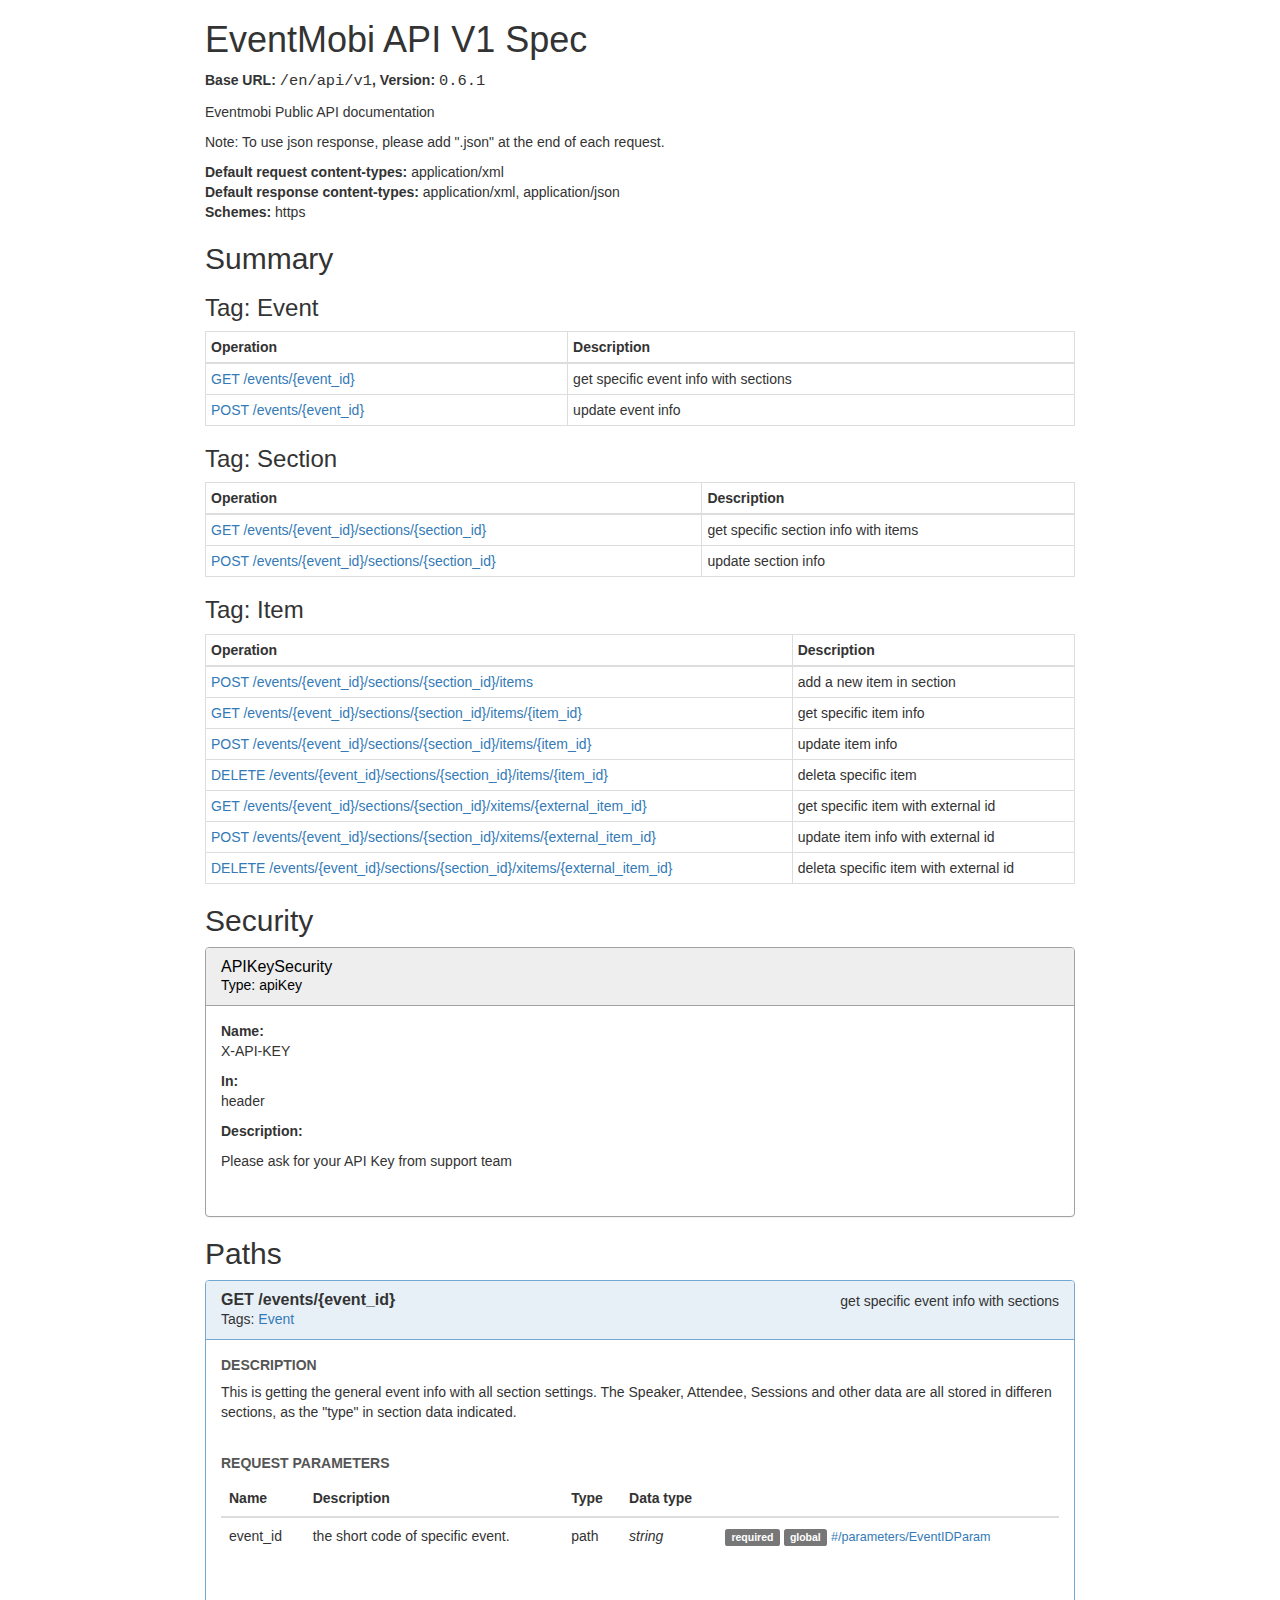
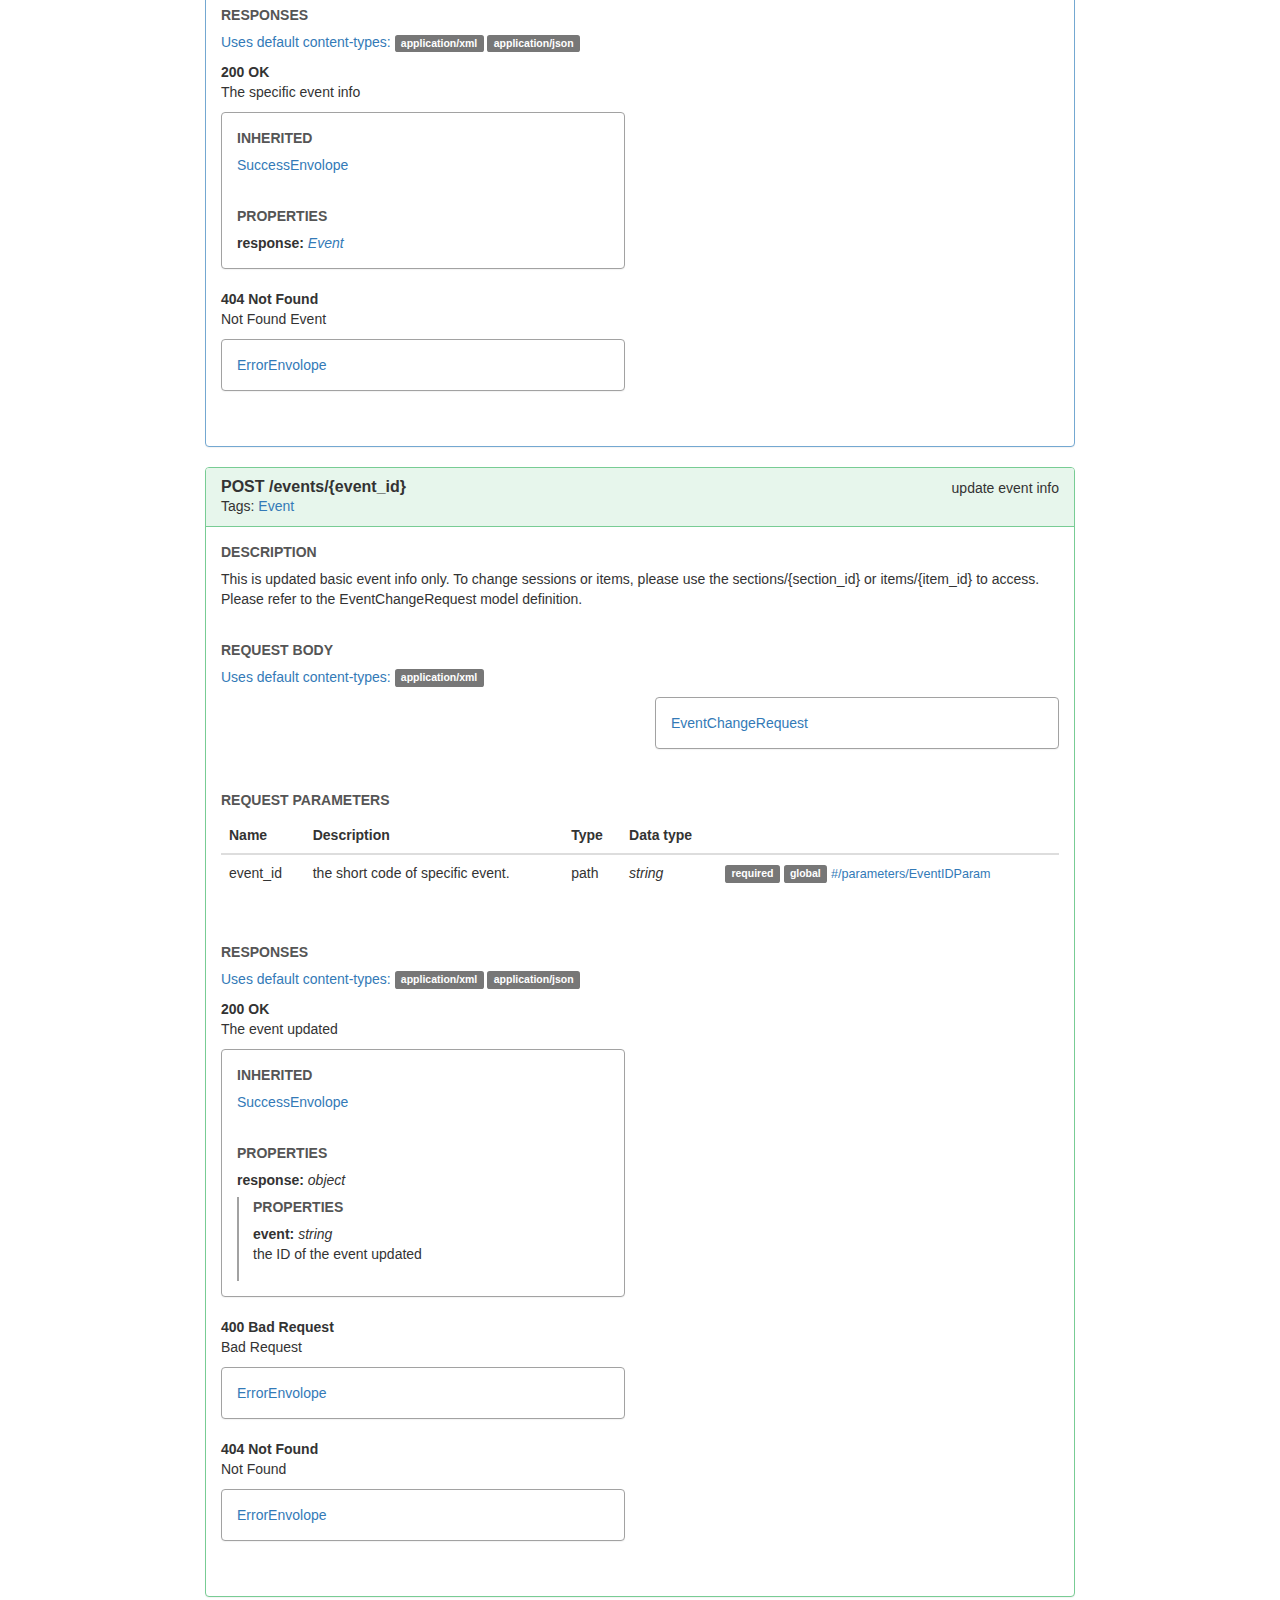
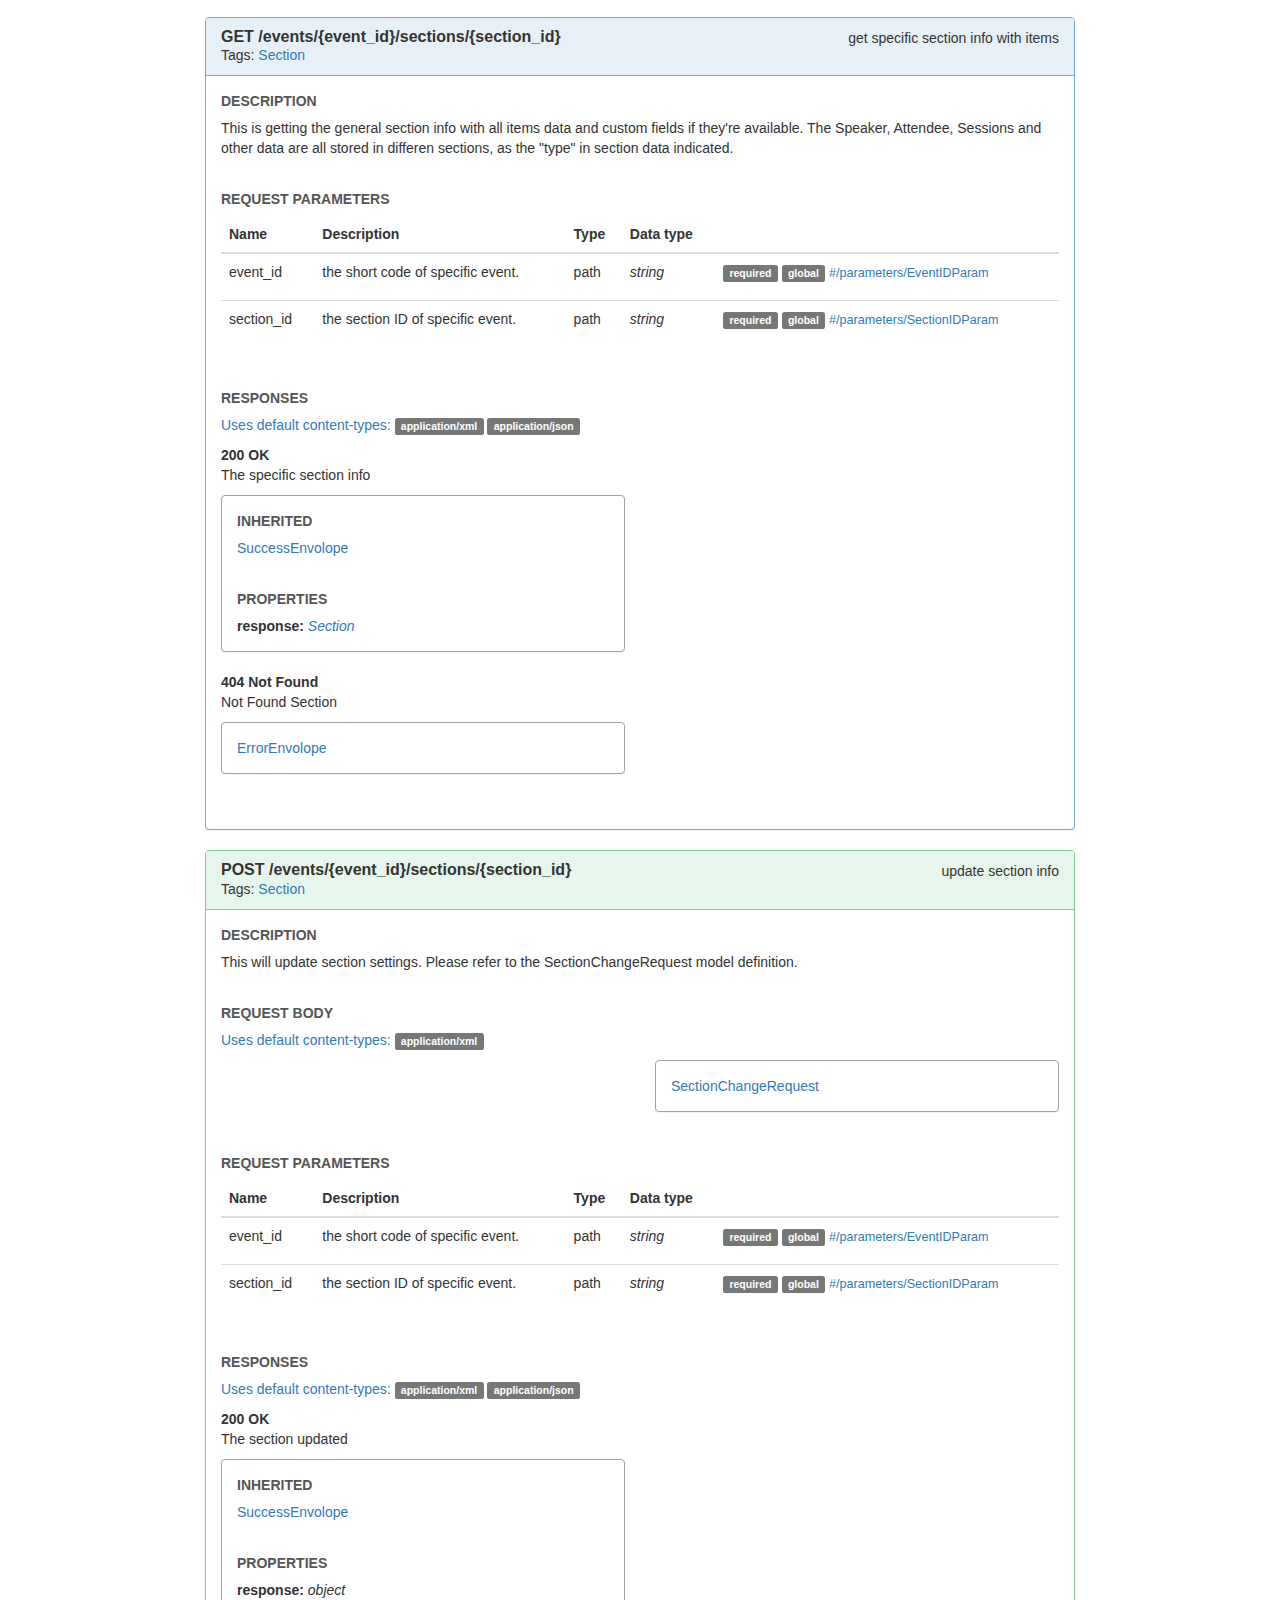
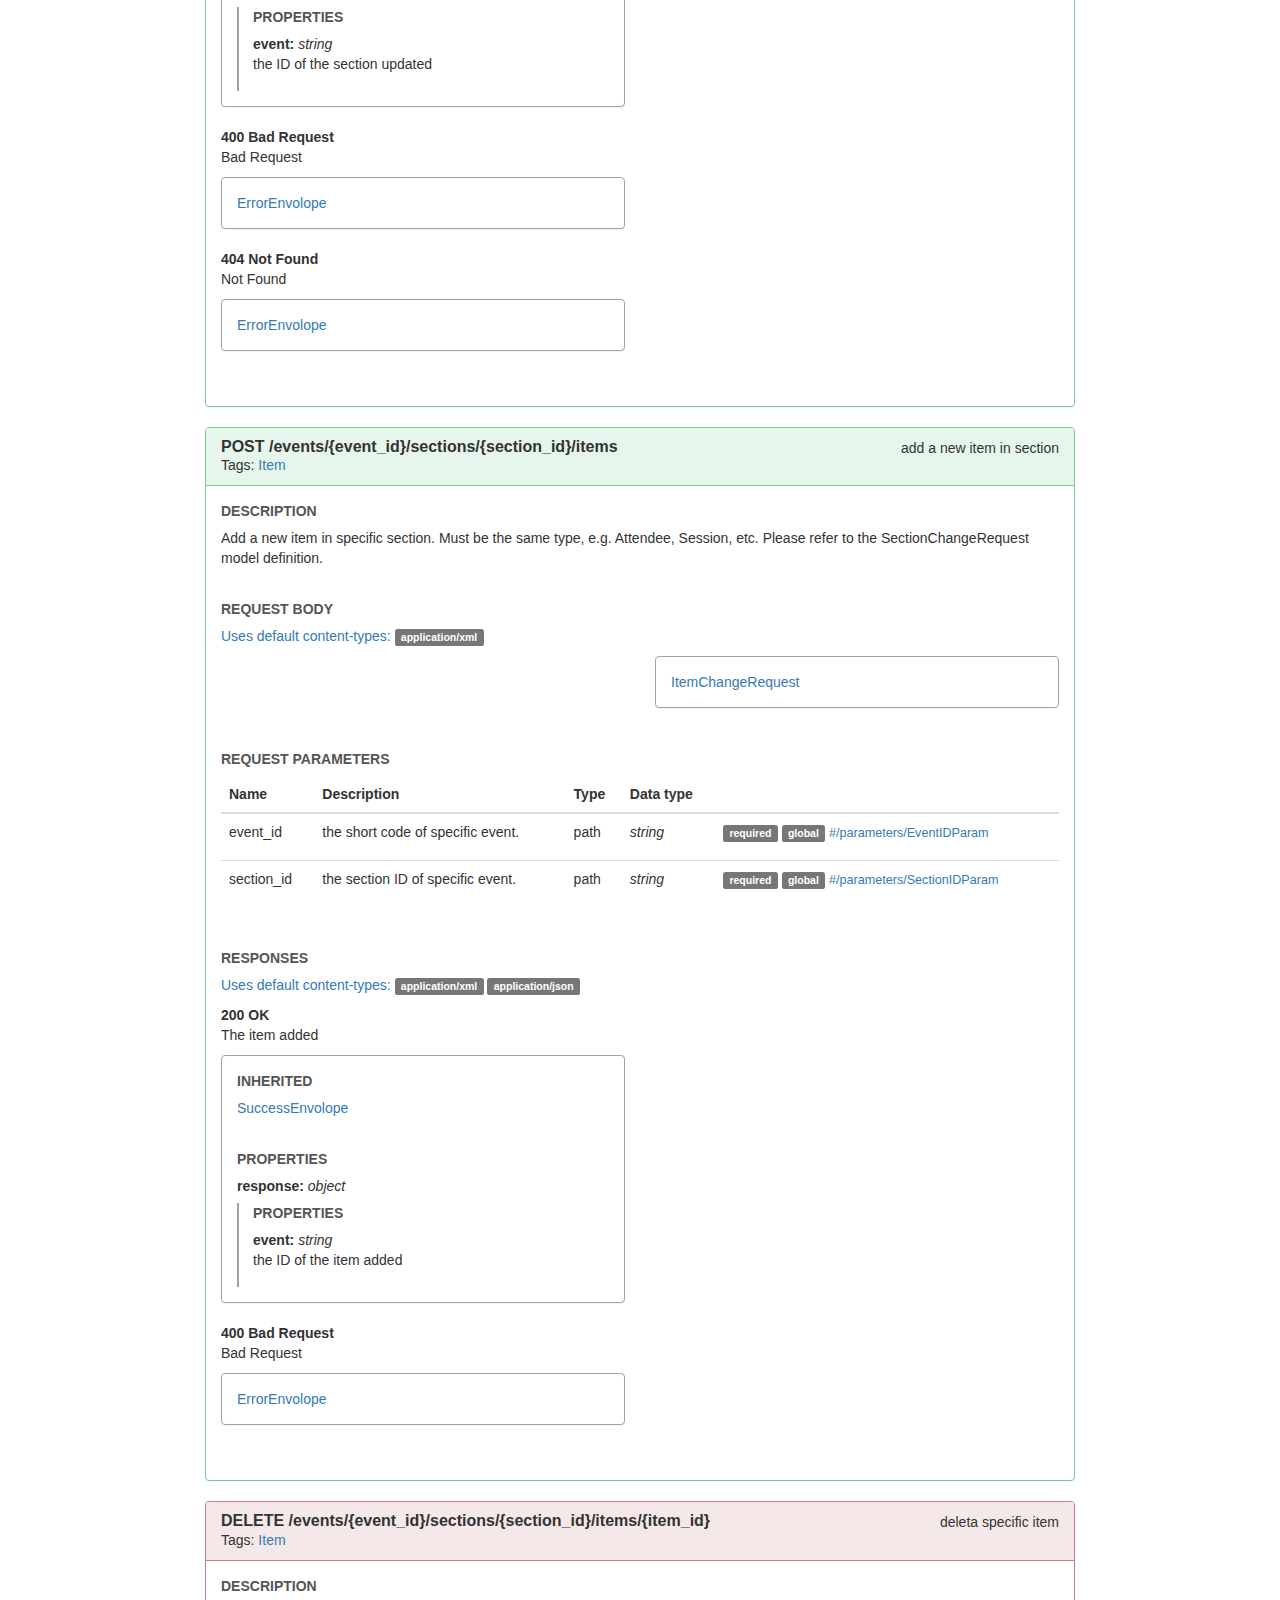
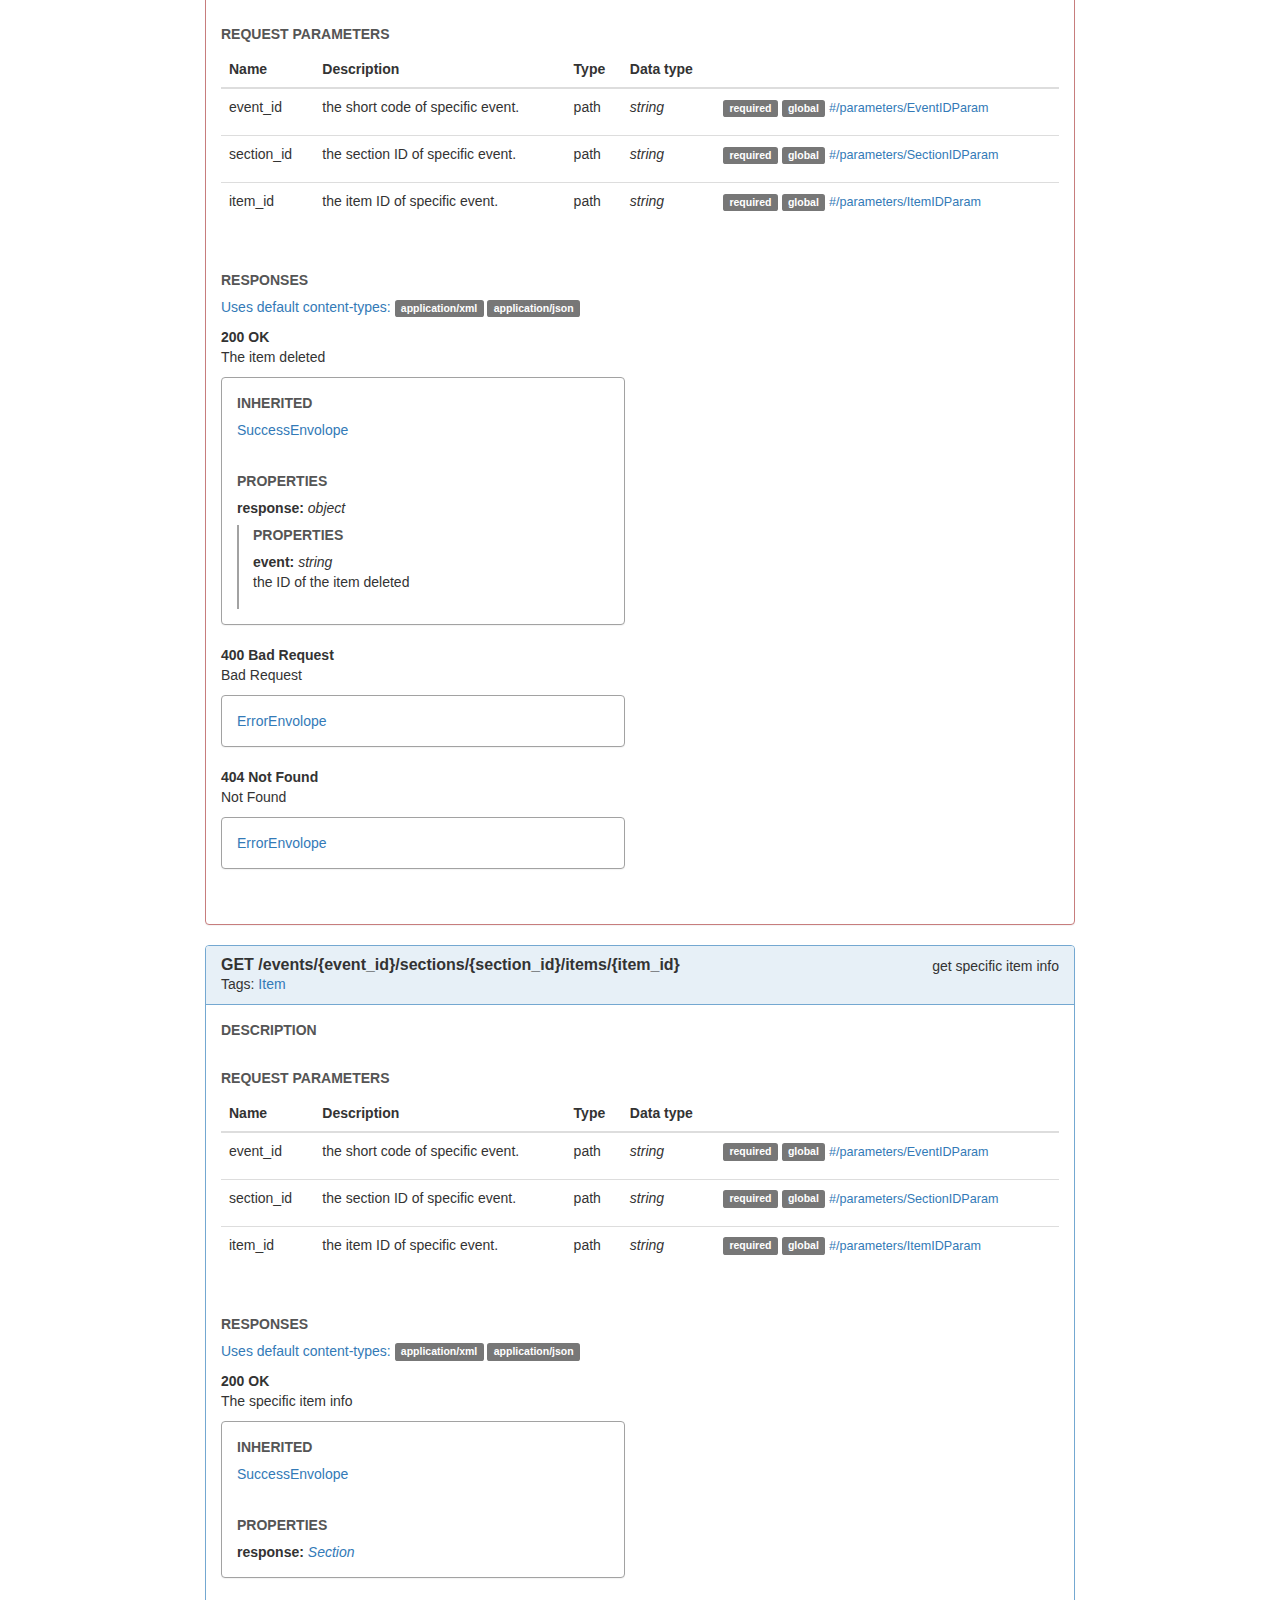
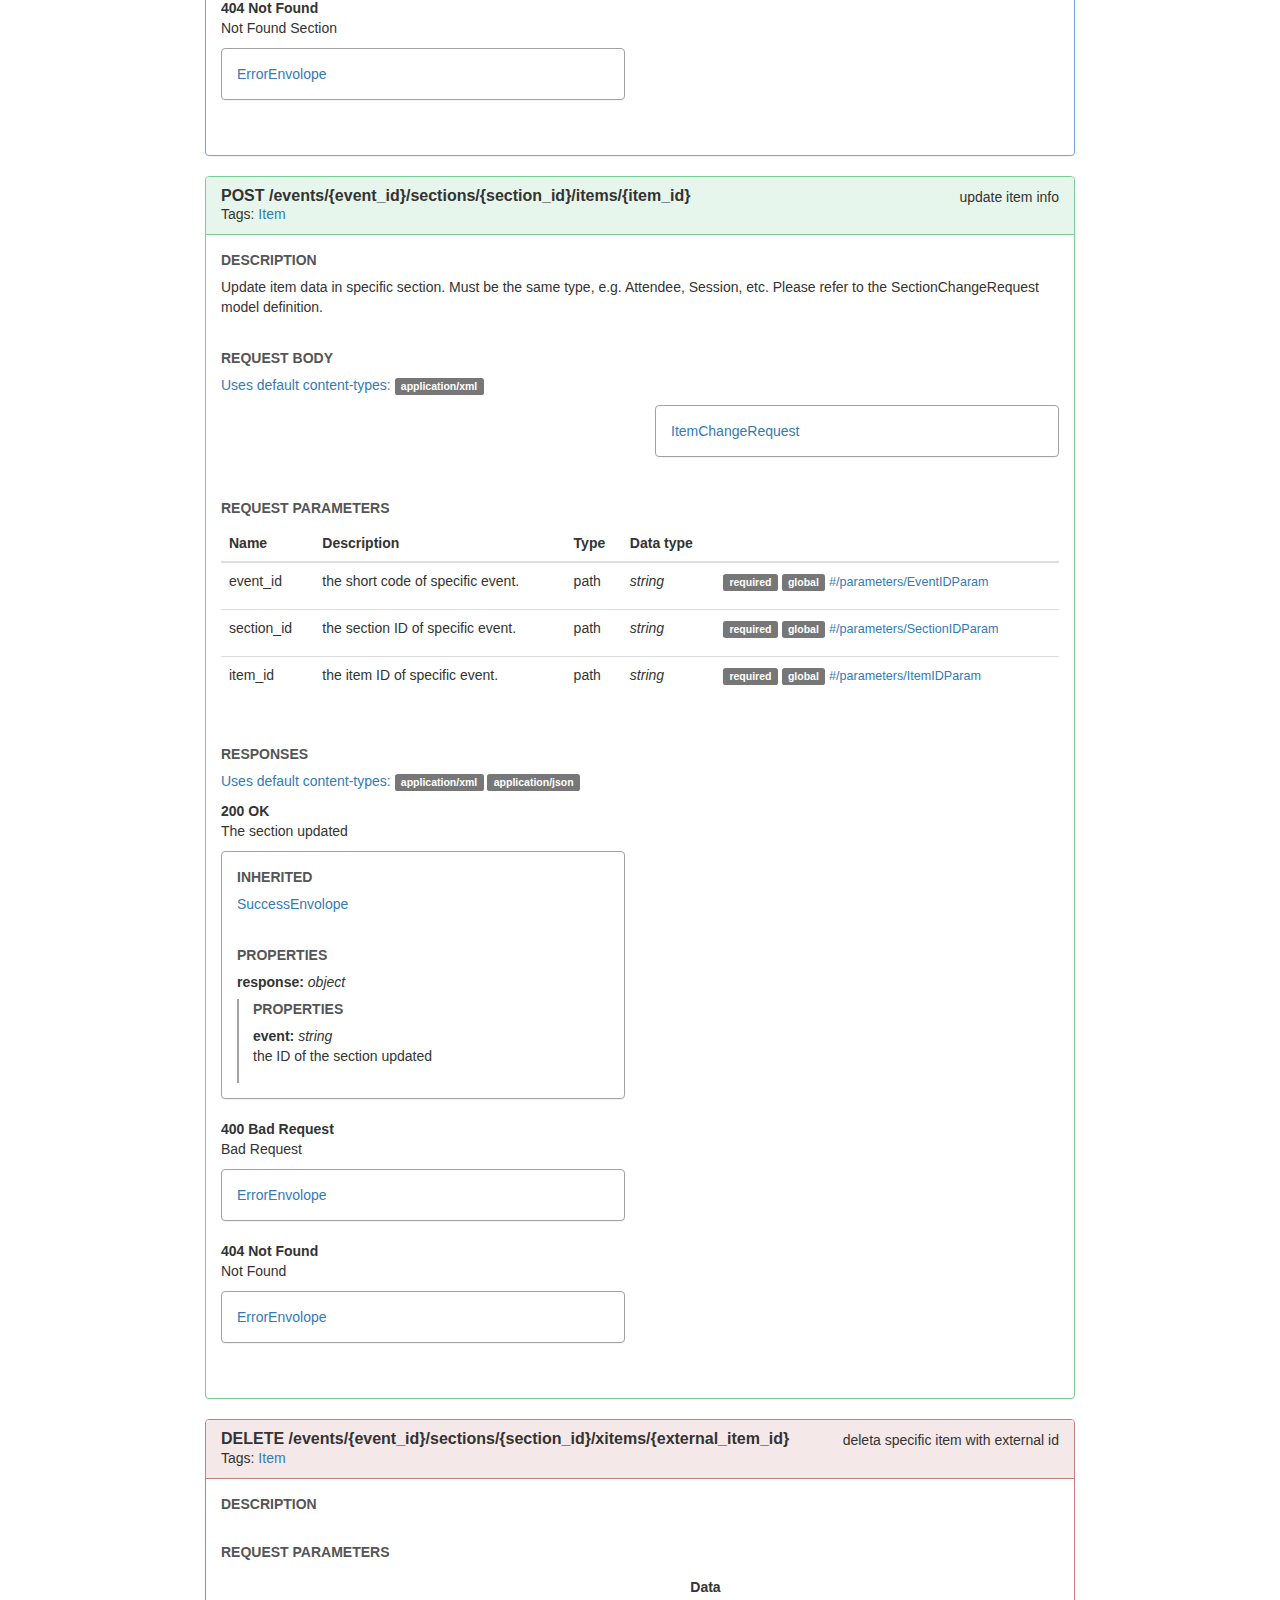
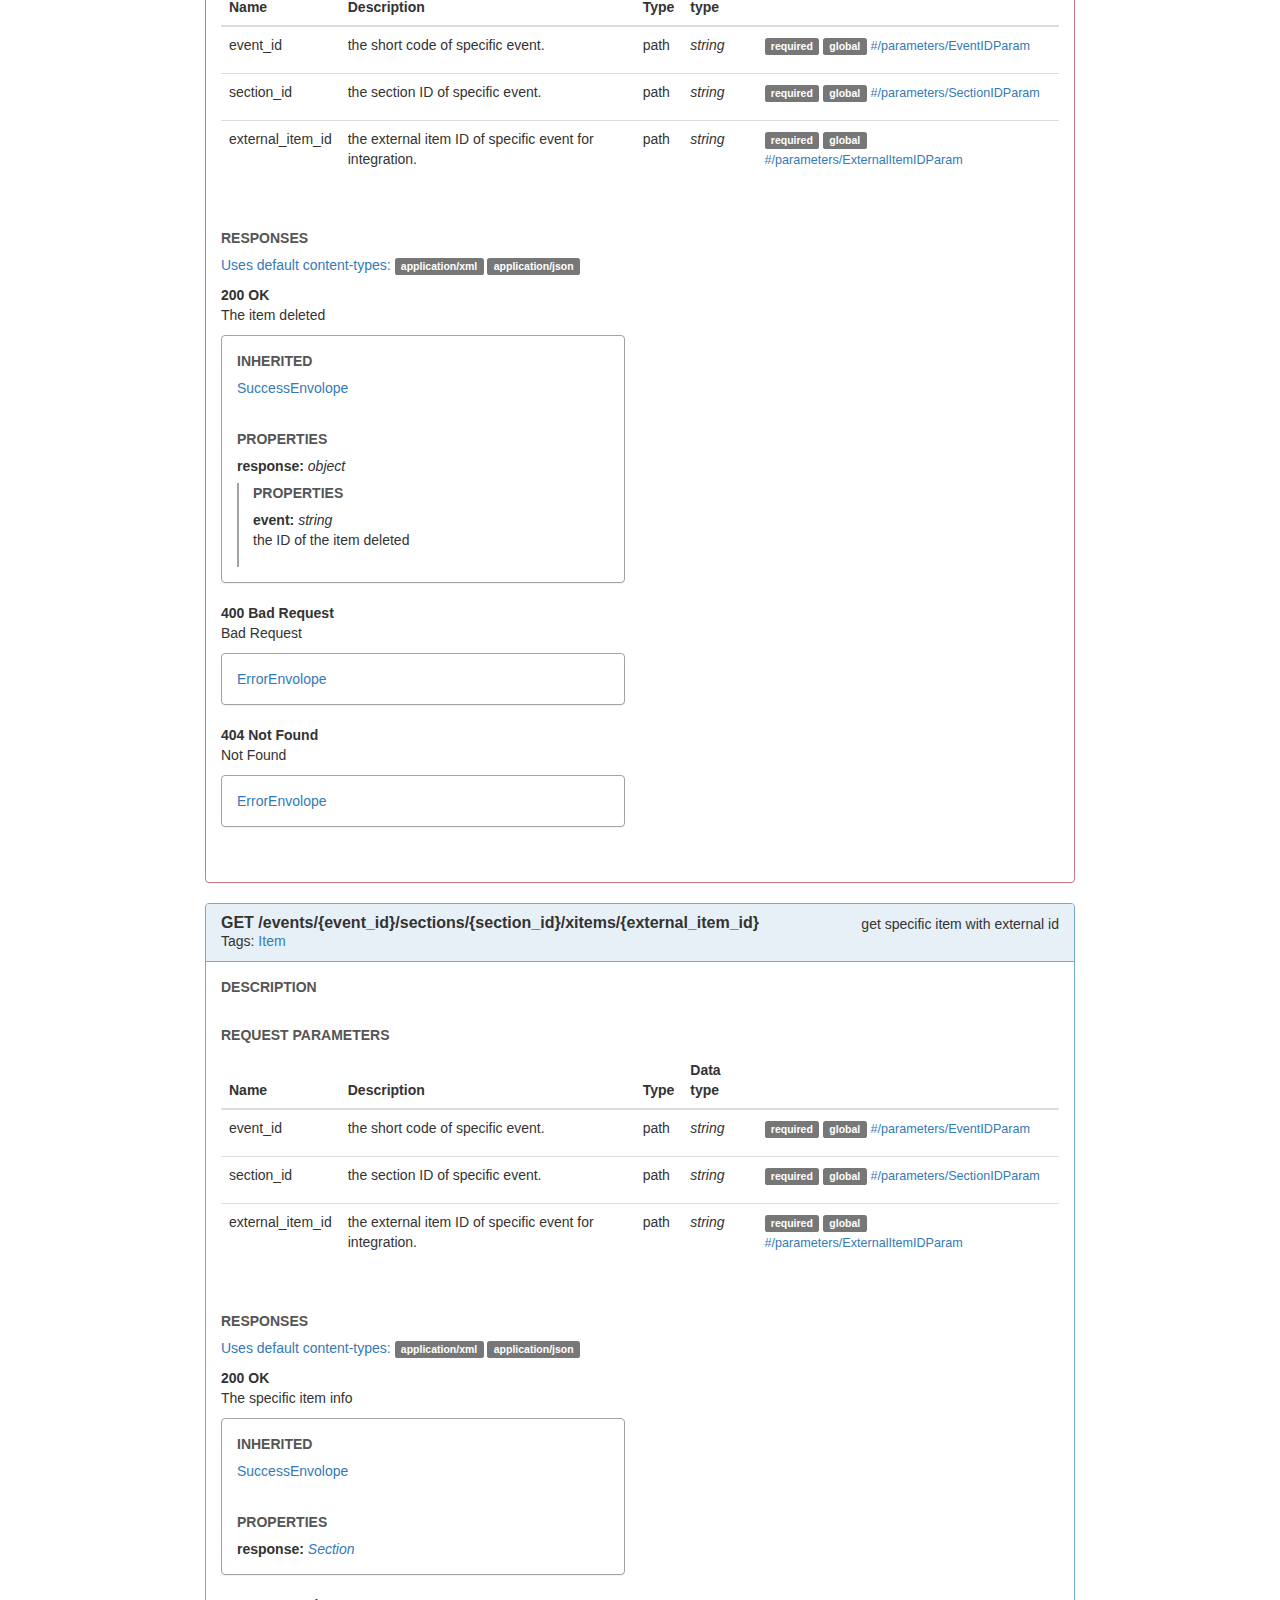
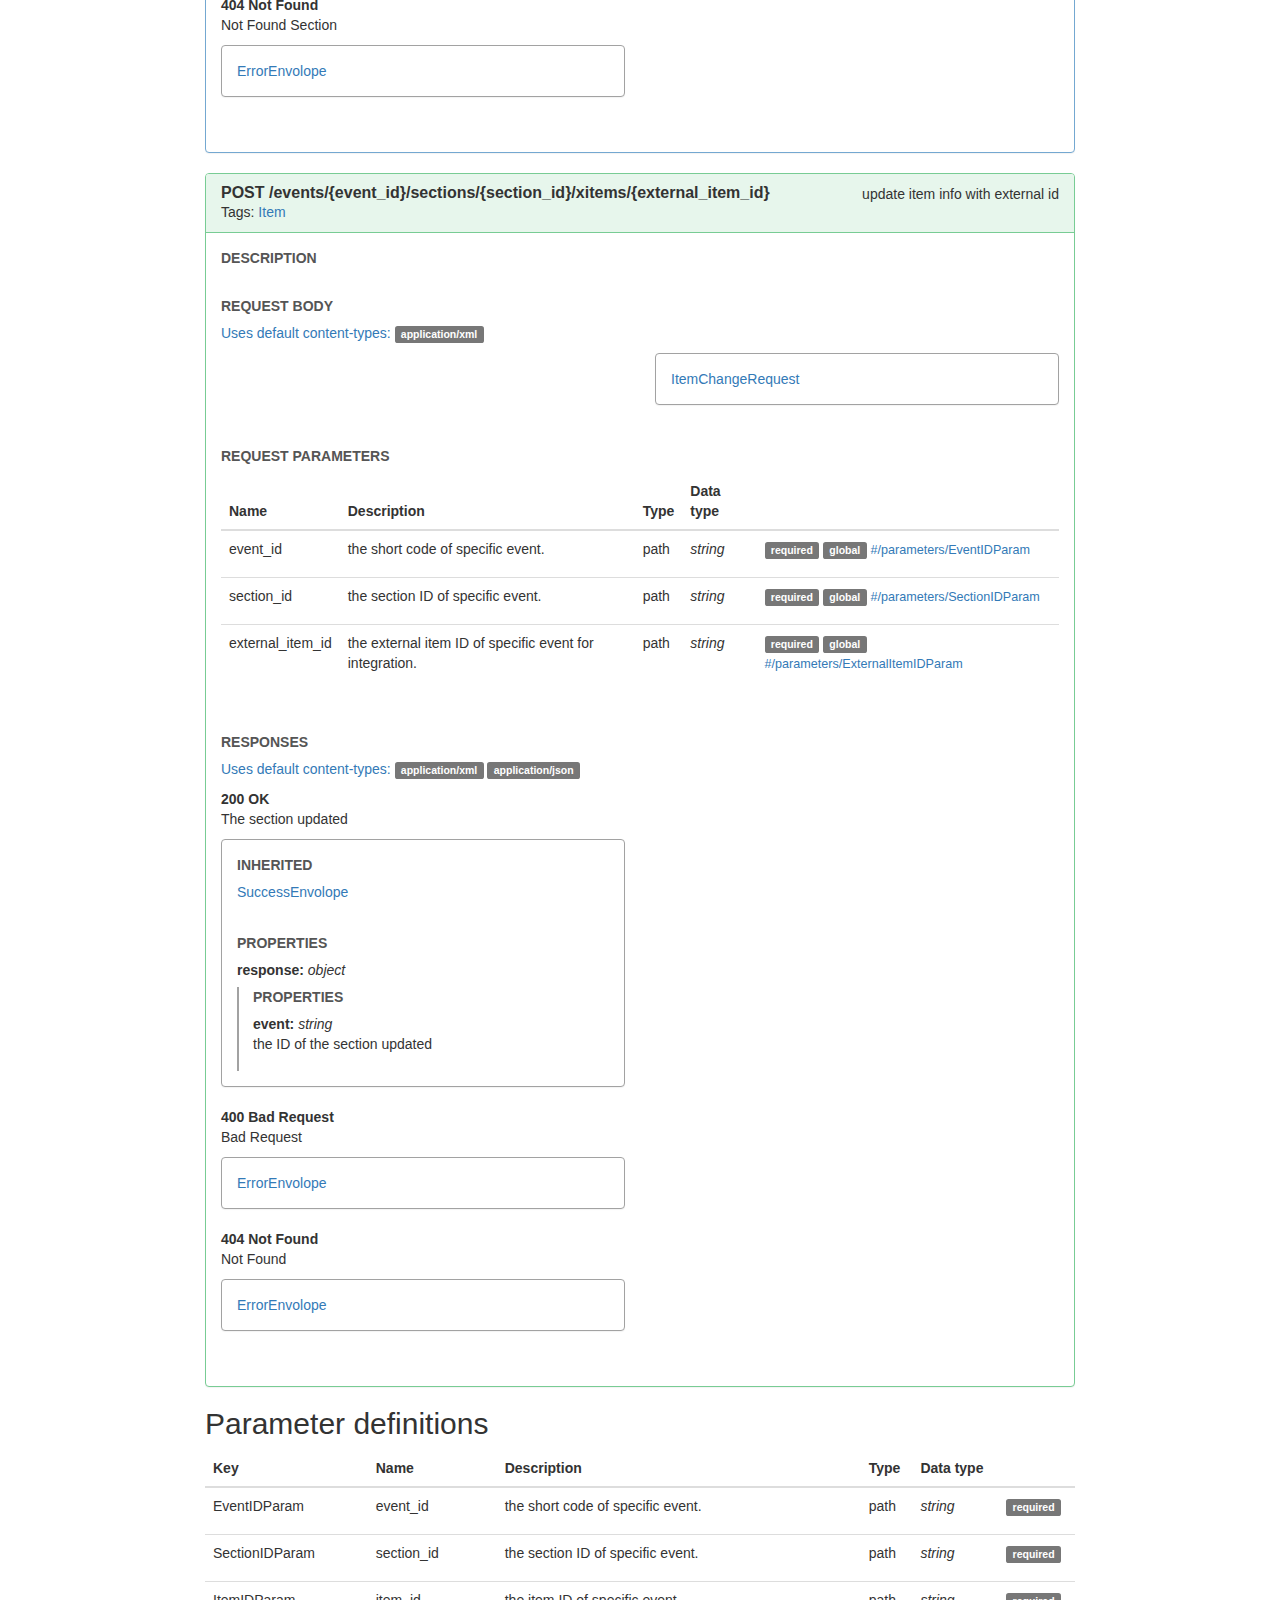
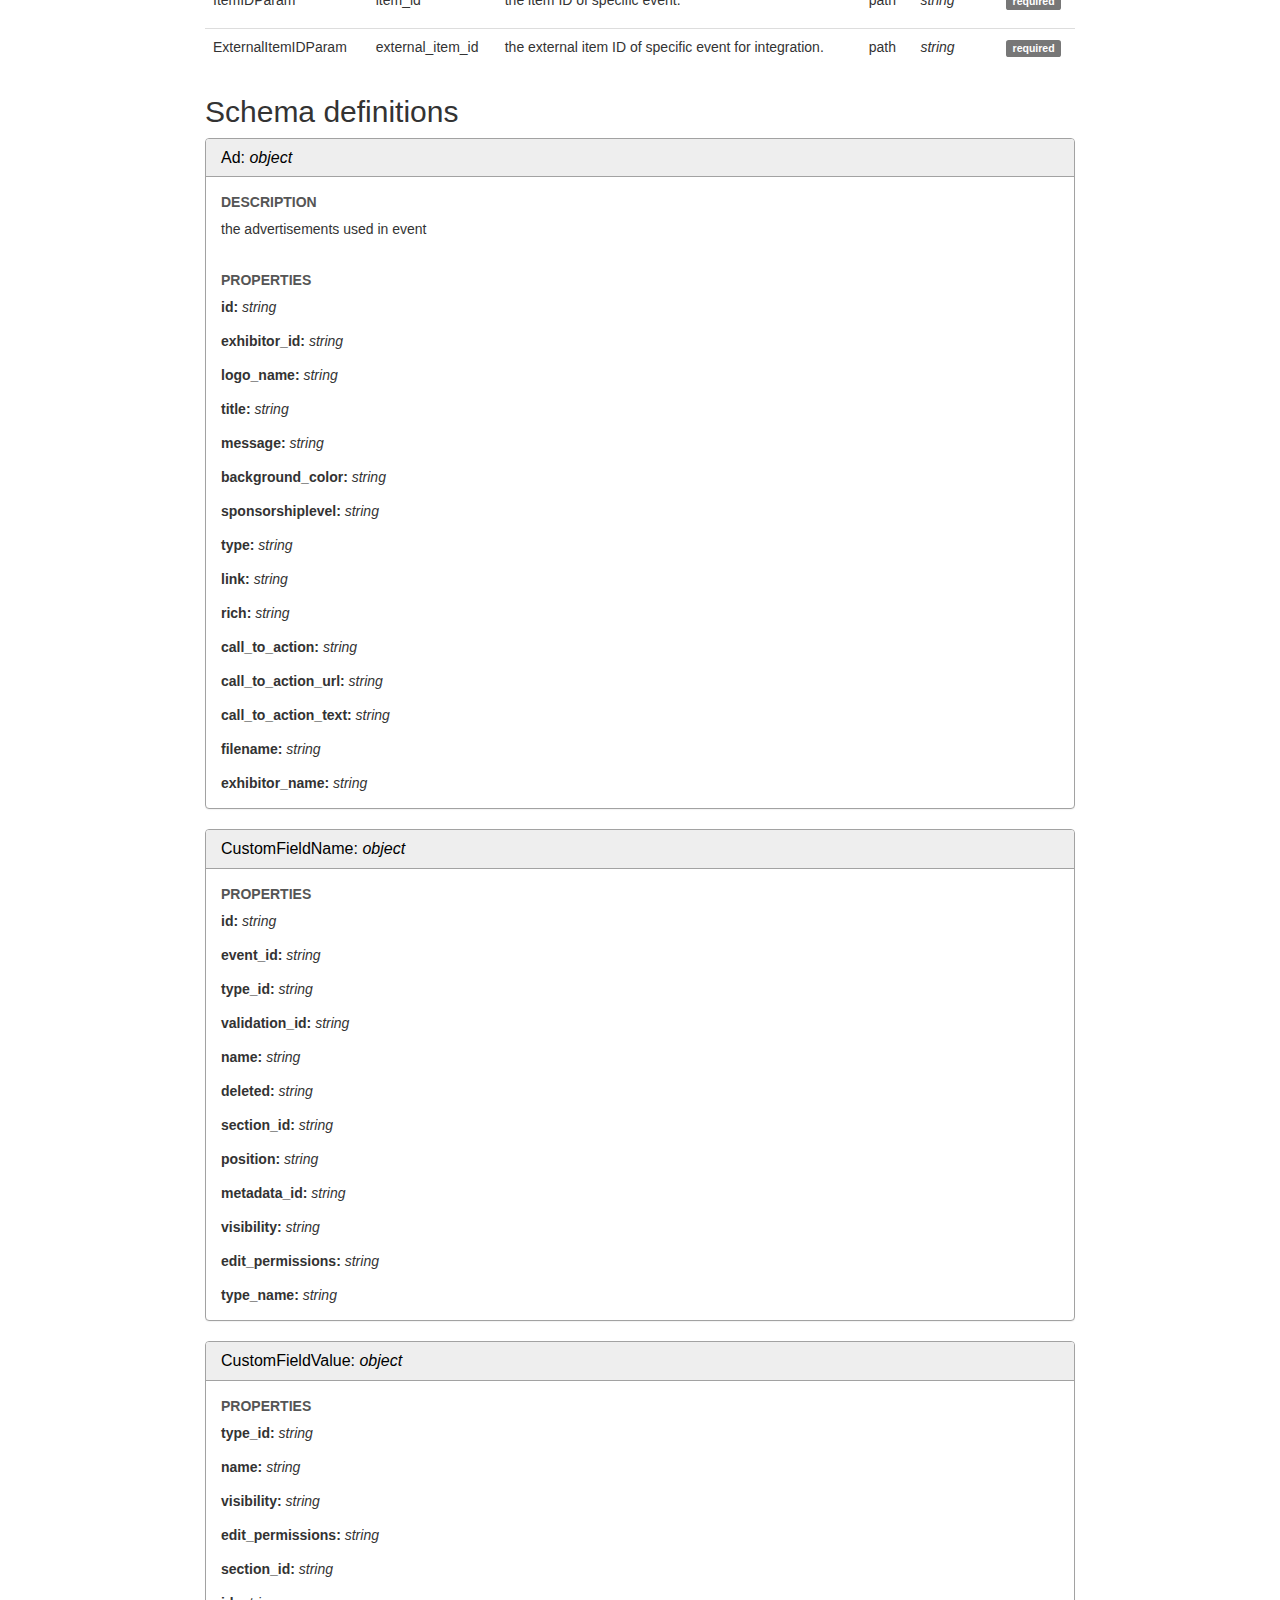
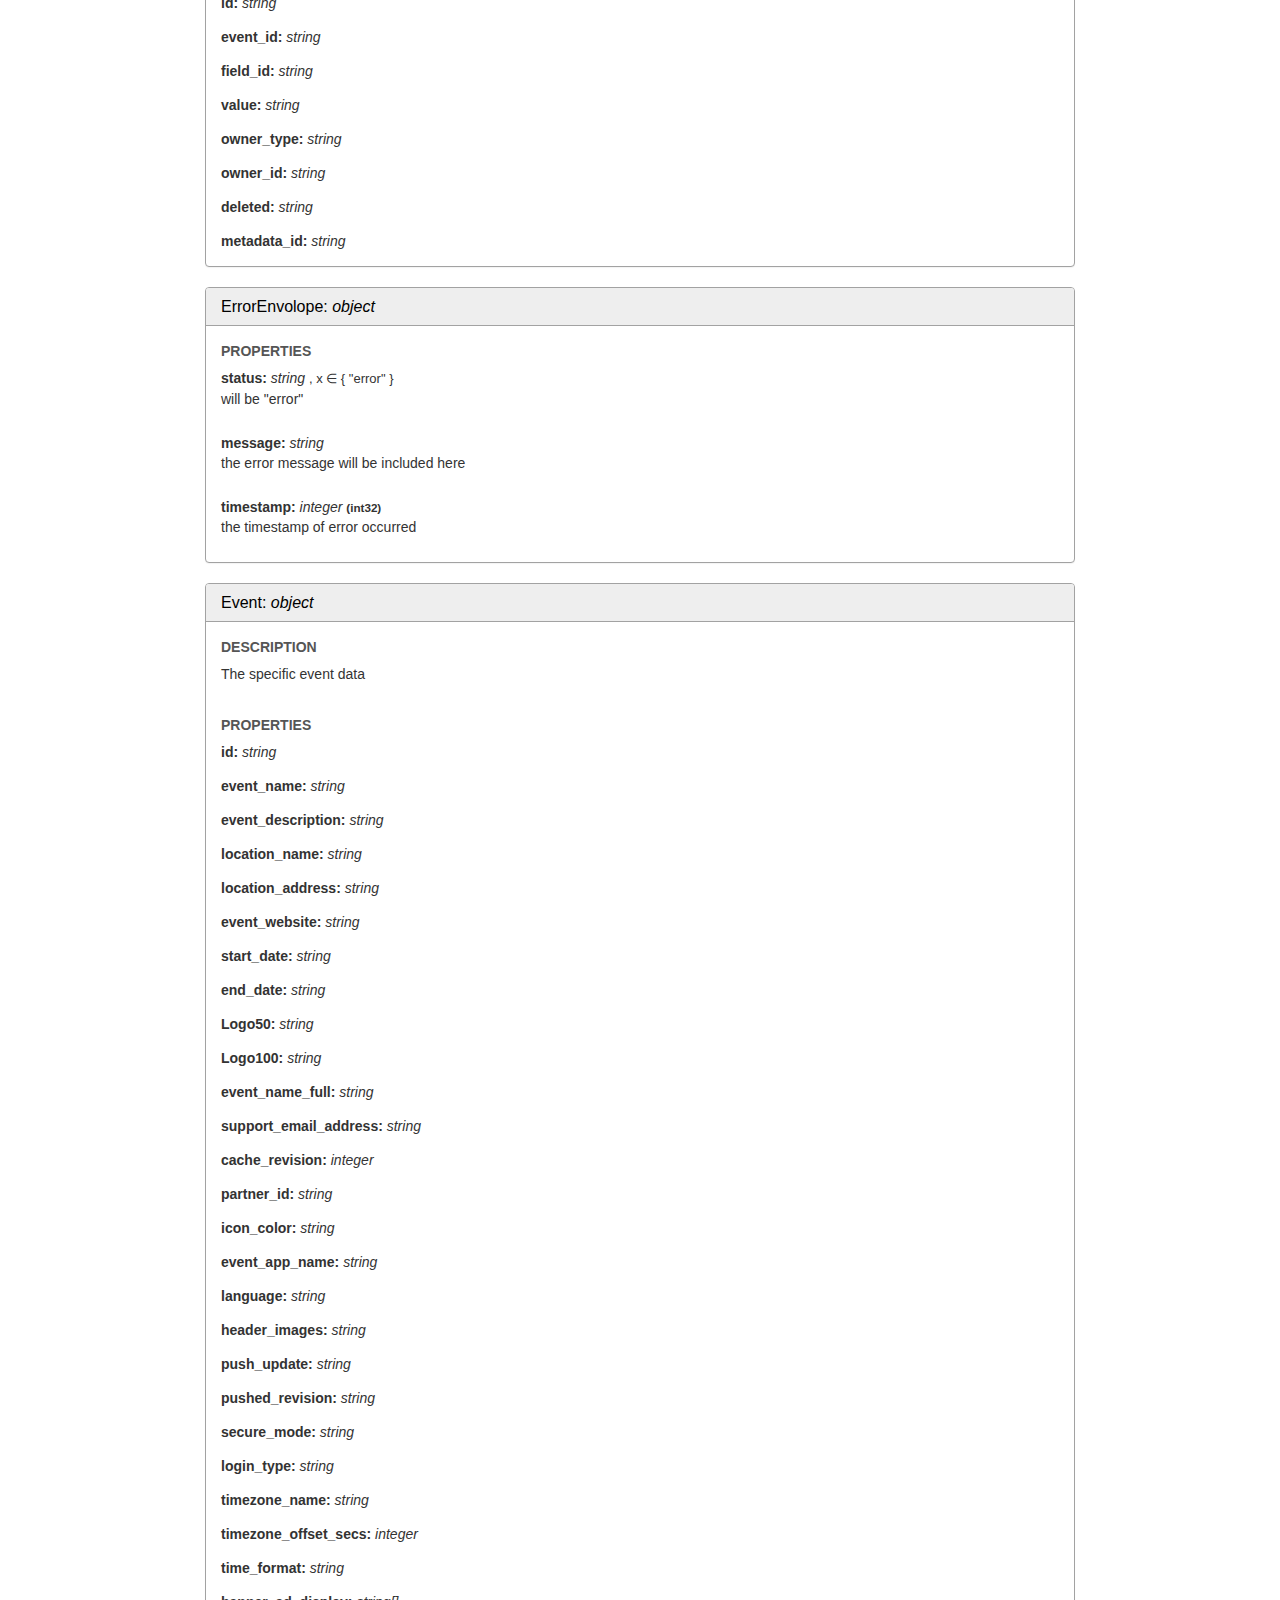
<file: html_doc/index.html>
<!DOCTYPE html>
<html>
<head>
    <link rel="stylesheet" href="main.css">
    <meta charset="UTF-8">
    <title>EventMobi API V1 Spec</title>
</head>
<body>
<div class="container">
    <h1>EventMobi API V1 Spec</h1>
    <p class="sw-info">Base URL: <span class="sw-info-basePath">/en/api/v1</span>, Version: <span class="sw-info-version">0.6.1</span></p>
    <p><p>Eventmobi Public API documentation</p>
    <p>Note: To use json response, please add &quot;.json&quot; at the end of each request. </p>
    </p>
    
        <div id="sw-default-consumes" class="sw-default-value">
            <span class="sw-default-value-header">Default request content-types:</span>
            application/xml
        </div>
        <div id="sw-default-produces" class="sw-default-value">
            <span class="sw-default-value-header">Default response content-types:</span>
            application/xml, application/json
        </div>
    
    <div id="sw-schemes" class="sw-default-value">
        <span class="sw-default-value-header">Schemes:</span>
        https
    </div>
    
        
        <h2 id="swagger--summary-tags">Summary</h2>
            <h3 id="tag-Event" class="swagger-summary-tag">Tag: Event</h3>
            
        
            <table class="table table-bordered table-condensed swagger--summary">
                <thead>
                <tr>
                    <th>Operation</th>
                    <th>Description</th>
                </tr>
                </thead>
                <tbody>
                    <tr>
                        <td><a href="#operation--events--event_id--get">GET /events/{event_id}</a></td>
                        <td><p>get specific event info with sections</p>
        </td>
                    </tr>
                    <tr>
                        <td><a href="#operation--events--event_id--post">POST /events/{event_id}</a></td>
                        <td><p>update event info</p>
        </td>
                    </tr>
                </tbody>
            </table>
            <h3 id="tag-Section" class="swagger-summary-tag">Tag: Section</h3>
            
        
            <table class="table table-bordered table-condensed swagger--summary">
                <thead>
                <tr>
                    <th>Operation</th>
                    <th>Description</th>
                </tr>
                </thead>
                <tbody>
                    <tr>
                        <td><a href="#operation--events--event_id--sections--section_id--get">GET /events/{event_id}/sections/{section_id}</a></td>
                        <td><p>get specific section info with items</p>
        </td>
                    </tr>
                    <tr>
                        <td><a href="#operation--events--event_id--sections--section_id--post">POST /events/{event_id}/sections/{section_id}</a></td>
                        <td><p>update section info</p>
        </td>
                    </tr>
                </tbody>
            </table>
            <h3 id="tag-Item" class="swagger-summary-tag">Tag: Item</h3>
            
        
            <table class="table table-bordered table-condensed swagger--summary">
                <thead>
                <tr>
                    <th>Operation</th>
                    <th>Description</th>
                </tr>
                </thead>
                <tbody>
                    <tr>
                        <td><a href="#operation--events--event_id--sections--section_id--items-post">POST /events/{event_id}/sections/{section_id}/items</a></td>
                        <td><p>add a new item in section</p>
        </td>
                    </tr>
                    <tr>
                        <td><a href="#operation--events--event_id--sections--section_id--items--item_id--get">GET /events/{event_id}/sections/{section_id}/items/{item_id}</a></td>
                        <td><p>get specific item info</p>
        </td>
                    </tr>
                    <tr>
                        <td><a href="#operation--events--event_id--sections--section_id--items--item_id--post">POST /events/{event_id}/sections/{section_id}/items/{item_id}</a></td>
                        <td><p>update item info</p>
        </td>
                    </tr>
                    <tr>
                        <td><a href="#operation--events--event_id--sections--section_id--items--item_id--delete">DELETE /events/{event_id}/sections/{section_id}/items/{item_id}</a></td>
                        <td><p>deleta specific item</p>
        </td>
                    </tr>
                    <tr>
                        <td><a href="#operation--events--event_id--sections--section_id--xitems--external_item_id--get">GET /events/{event_id}/sections/{section_id}/xitems/{external_item_id}</a></td>
                        <td><p>get specific item with external id</p>
        </td>
                    </tr>
                    <tr>
                        <td><a href="#operation--events--event_id--sections--section_id--xitems--external_item_id--post">POST /events/{event_id}/sections/{section_id}/xitems/{external_item_id}</a></td>
                        <td><p>update item info with external id</p>
        </td>
                    </tr>
                    <tr>
                        <td><a href="#operation--events--event_id--sections--section_id--xitems--external_item_id--delete">DELETE /events/{event_id}/sections/{section_id}/xitems/{external_item_id}</a></td>
                        <td><p>deleta specific item with external id</p>
        </td>
                    </tr>
                </tbody>
            </table>
        
    
    
        <h2>Security</h2>
    
            <div id="security-definition-APIKeySecurity" class="panel panel-security-definition panel-security-definition-apiKey">
                <div class="panel-heading">
                    <h3 class="panel-title"><span class="security-name">APIKeySecurity</span></h3>
                    Type: apiKey
                </div>
                <div class="panel-body">                
                    <section class="sw-security-properties">
                        <dl>                
                                <dt class="security-property-name">Name:</dt>
                                <dd class="security-property-type">
                                    <div class="row">
                                        <div class="col-md-12"><p>X-API-KEY</p></div>
                                    </div>
                                </dd>
                                <dt class="security-property-name">In:</dt>
                                <dd class="security-property-type">
                                    <div class="row">
                                        <div class="col-md-12"><p>header</p></div>
                                    </div>
                                </dd>
                            <dt class="security-property-name">Description:</dt>
                            <dd class="security-property-type">
                                <div class="row">
                                    <div class="col-md-12"><p><p>Please ask for your API Key from support team</p>
    </p></div>
                                </div>
                            </dd>
                        </dl>
                    </section>                
                </div>
            </div>        
    
    <h2>Paths</h2>
    
        
        <span id="path--events--event_id-"></span>
            <div id="operation--events--event_id--get" class="swagger--panel-operation-get panel">
                <div class="panel-heading">
                    <div class="operation-summary">get specific event info with sections</div>
                    <h3 class="panel-title"><span class="operation-name">GET</span> <strong>/events/{event_id}</strong></h3>
                        Tags:
                            <a href="#tag-Event">Event</a>
                </div>
                <div class="panel-body">
                    <section class="sw-operation-description">
                        <p>This is getting the general event info with all section settings. The Speaker, Attendee, Sessions and other data are all stored in differen sections, as the &quot;type&quot; in section data indicated.</p>
            
                    </section>
                    
                        <section class="sw-request-params">
                            <table class="table">
                                <thead>
                                <tr>
                                    <th class="sw-param-name"></th>
                                    <th class="sw-param-description"></th>
                                    <th class="sw-param-type"></th>
                                    <th class="sw-param-data-type"></th>
                                    <th class="sw-param-annotation"></th>
                                </tr>
                                </thead>
                                <tbody>
                                        <tr>
                                            <td>
                                                event_id
                                            <td><p>the short code of specific event.</p>
                                        </td>
                                            <td>path</td>
                                            <td><span class="json-property-type">string</span>
                                        <span class="json-property-range" title="Value limits"></span>
                                        
                                            </td>
                                            <td>
                                                    <span class="json-property-required"></span>
                                                    <span class="swagger--global"></span> <span class="json-schema--reference"><a href="#/parameters/EventIDParam">#/parameters/EventIDParam</a></span>
                                            </td>
                                        </tr>
                                </tbody>
                            </table>
                        </section>
                    
                        <section class="sw-responses">
                                <p><a href="#sw-default-produces">Uses default content-types: </a>
                                    <span class="label label-default">application/xml</span> <span class="label label-default">application/json</span> 
                                </p>
                            
                            <dl>
                                    <dt class="sw-response-200">
                                        200 OK
                                    
                                    </dt>
                                    <dd class="sw-response-200">
                                            <div class="row">
                                                <div class="col-md-12">
                                                    <p>The specific event info</p>
                                            
                                                </div>
                                            </div>
                                            <div class="row">
                                                
                                                <div class="col-md-6 sw-response-model">
                                                <div  class="panel panel-definition">
                                                    <div class="panel-body">
                                                            
                                                                <section class="json-schema-allOf">
                                                                    <section class="json-schema-allOf-inherited">
                                                                        <ul>
                                                                                    <a class="json-schema-ref" href="#/definitions/SuccessEnvolope">SuccessEnvolope</a>
                                                                        </ul>
                                                                    </section>
                                                                    <section class="json-schema-allOf-additional">
                                                                                
                                                                                        <section class="json-schema-properties">
                                                                                            <dl>
                                                                                                    <dt data-property-name="response">
                                                                                                        <span class="json-property-name">response:</span>
                                                                                                        <span class="json-property-type">    <a class="json-schema-ref" href="#/definitions/Event">Event</a>
                                                                                                        </span>
                                                                                                        <span class="json-property-range" title="Value limits"></span>
                                                                                                        
                                                                                                    </dt>
                                                                                                    <dd>
                                                                                                        
                                                                                                        <div class="json-inner-schema">
                                                                                                            
                                                                                                        </div>
                                                                                                    </dd>
                                                                                            </dl>
                                                                                        </section>
                                                                    </section>
                                                                </section>
                                                    </div>
                                                </div></div>
                                            
                                            </div>                </dd>
                                    <dt class="sw-response-404">
                                        404 Not Found
                                    
                                    </dt>
                                    <dd class="sw-response-404">
                                            <div class="row">
                                                <div class="col-md-12">
                                                    <p>Not Found Event</p>
                                            
                                                </div>
                                            </div>
                                            <div class="row">
                                                
                                                <div class="col-md-6 sw-response-model">
                                                <div  class="panel panel-definition">
                                                    <div class="panel-body">
                                                                <a class="json-schema-ref" href="#/definitions/ErrorEnvolope">ErrorEnvolope</a>
                                                    </div>
                                                </div></div>
                                            
                                            </div>                </dd>
                            </dl>
                        </section>
                </div>
            </div>    <div id="operation--events--event_id--post" class="swagger--panel-operation-post panel">
                <div class="panel-heading">
                    <div class="operation-summary">update event info</div>
                    <h3 class="panel-title"><span class="operation-name">POST</span> <strong>/events/{event_id}</strong></h3>
                        Tags:
                            <a href="#tag-Event">Event</a>
                </div>
                <div class="panel-body">
                    <section class="sw-operation-description">
                        <p>This is updated basic event info only. To change sessions or items, please use the sections/{section_id} or items/{item_id} to access. Please refer to the EventChangeRequest model definition.</p>
            
                    </section>
                        
                            <section class="sw-request-body">
                                
                                    <p><a href="#sw-default-consumes">Uses default content-types: </a>
                                    <span class="label label-default">application/xml</span> 
                                    </p>
                                                <div class="row">
                                            <div class="col-md-6">
                                                <p></p>
                                            </div>
                                            <div class="col-md-6 sw-request-model">
                            <div  class="panel panel-definition">
                                <div class="panel-body">
                                            <a class="json-schema-ref" href="#/definitions/EventChangeRequest">EventChangeRequest</a>
                                </div>
                            </div></div>
                                        </div>
                            </section>        
                        <section class="sw-request-params">
                            <table class="table">
                                <thead>
                                <tr>
                                    <th class="sw-param-name"></th>
                                    <th class="sw-param-description"></th>
                                    <th class="sw-param-type"></th>
                                    <th class="sw-param-data-type"></th>
                                    <th class="sw-param-annotation"></th>
                                </tr>
                                </thead>
                                <tbody>
                                        <tr>
                                            <td>
                                                event_id
                                            <td><p>the short code of specific event.</p>
                                        </td>
                                            <td>path</td>
                                            <td><span class="json-property-type">string</span>
                                        <span class="json-property-range" title="Value limits"></span>
                                        
                                            </td>
                                            <td>
                                                    <span class="json-property-required"></span>
                                                    <span class="swagger--global"></span> <span class="json-schema--reference"><a href="#/parameters/EventIDParam">#/parameters/EventIDParam</a></span>
                                            </td>
                                        </tr>
                                </tbody>
                            </table>
                        </section>
                    
                        <section class="sw-responses">
                                <p><a href="#sw-default-produces">Uses default content-types: </a>
                                    <span class="label label-default">application/xml</span> <span class="label label-default">application/json</span> 
                                </p>
                            
                            <dl>
                                    <dt class="sw-response-200">
                                        200 OK
                                    
                                    </dt>
                                    <dd class="sw-response-200">
                                            <div class="row">
                                                <div class="col-md-12">
                                                    <p>The event updated</p>
                                            
                                                </div>
                                            </div>
                                            <div class="row">
                                                
                                                <div class="col-md-6 sw-response-model">
                                                <div  class="panel panel-definition">
                                                    <div class="panel-body">
                                                            
                                                                <section class="json-schema-allOf">
                                                                    <section class="json-schema-allOf-inherited">
                                                                        <ul>
                                                                                    <a class="json-schema-ref" href="#/definitions/SuccessEnvolope">SuccessEnvolope</a>
                                                                        </ul>
                                                                    </section>
                                                                    <section class="json-schema-allOf-additional">
                                                                                
                                                                                        <section class="json-schema-properties">
                                                                                            <dl>
                                                                                                    <dt data-property-name="response">
                                                                                                        <span class="json-property-name">response:</span>
                                                                                                        <span class="json-property-type">object</span>
                                                                                                        <span class="json-property-range" title="Value limits"></span>
                                                                                                        
                                                                                                    </dt>
                                                                                                    <dd>
                                                                                                        
                                                                                                        <div class="json-inner-schema">
                                                                                                            
                                                                                                                    <section class="json-schema-properties">
                                                                                                                        <dl>
                                                                                                                                <dt data-property-name="event">
                                                                                                                                    <span class="json-property-name">event:</span>
                                                                                                                                    <span class="json-property-type">string</span>
                                                                                                                                    <span class="json-property-range" title="Value limits"></span>
                                                                                                                                    
                                                                                                                                </dt>
                                                                                                                                <dd>
                                                                                                                                    <p>the ID of the event updated</p>
                                                                                                                    
                                                                                                                                    <div class="json-inner-schema">
                                                                                                                                        
                                                                                                                                    </div>
                                                                                                                                </dd>
                                                                                                                        </dl>
                                                                                                                    </section>
                                                                                                        </div>
                                                                                                    </dd>
                                                                                            </dl>
                                                                                        </section>
                                                                    </section>
                                                                </section>
                                                    </div>
                                                </div></div>
                                            
                                            </div>                </dd>
                                    <dt class="sw-response-400">
                                        400 Bad Request
                                    
                                    </dt>
                                    <dd class="sw-response-400">
                                            <div class="row">
                                                <div class="col-md-12">
                                                    <p>Bad Request</p>
                                            
                                                </div>
                                            </div>
                                            <div class="row">
                                                
                                                <div class="col-md-6 sw-response-model">
                                                <div  class="panel panel-definition">
                                                    <div class="panel-body">
                                                                <a class="json-schema-ref" href="#/definitions/ErrorEnvolope">ErrorEnvolope</a>
                                                    </div>
                                                </div></div>
                                            
                                            </div>                </dd>
                                    <dt class="sw-response-404">
                                        404 Not Found
                                    
                                    </dt>
                                    <dd class="sw-response-404">
                                            <div class="row">
                                                <div class="col-md-12">
                                                    <p>Not Found</p>
                                            
                                                </div>
                                            </div>
                                            <div class="row">
                                                
                                                <div class="col-md-6 sw-response-model">
                                                <div  class="panel panel-definition">
                                                    <div class="panel-body">
                                                                <a class="json-schema-ref" href="#/definitions/ErrorEnvolope">ErrorEnvolope</a>
                                                    </div>
                                                </div></div>
                                            
                                            </div>                </dd>
                            </dl>
                        </section>
                </div>
            </div>    
        <span id="path--events--event_id--sections--section_id-"></span>
            <div id="operation--events--event_id--sections--section_id--get" class="swagger--panel-operation-get panel">
                <div class="panel-heading">
                    <div class="operation-summary">get specific section info with items</div>
                    <h3 class="panel-title"><span class="operation-name">GET</span> <strong>/events/{event_id}/sections/{section_id}</strong></h3>
                        Tags:
                            <a href="#tag-Section">Section</a>
                </div>
                <div class="panel-body">
                    <section class="sw-operation-description">
                        <p>This is getting the general section info with all items data and custom fields if they&#39;re available. The Speaker, Attendee, Sessions and other data are all stored in differen sections, as the &quot;type&quot; in section data indicated.</p>
            
                    </section>
                    
                        <section class="sw-request-params">
                            <table class="table">
                                <thead>
                                <tr>
                                    <th class="sw-param-name"></th>
                                    <th class="sw-param-description"></th>
                                    <th class="sw-param-type"></th>
                                    <th class="sw-param-data-type"></th>
                                    <th class="sw-param-annotation"></th>
                                </tr>
                                </thead>
                                <tbody>
                                        <tr>
                                            <td>
                                                event_id
                                            <td><p>the short code of specific event.</p>
                                        </td>
                                            <td>path</td>
                                            <td><span class="json-property-type">string</span>
                                        <span class="json-property-range" title="Value limits"></span>
                                        
                                            </td>
                                            <td>
                                                    <span class="json-property-required"></span>
                                                    <span class="swagger--global"></span> <span class="json-schema--reference"><a href="#/parameters/EventIDParam">#/parameters/EventIDParam</a></span>
                                            </td>
                                        </tr>
                                        <tr>
                                            <td>
                                                section_id
                                            <td><p>the section ID of specific event.</p>
                                        </td>
                                            <td>path</td>
                                            <td><span class="json-property-type">string</span>
                                        <span class="json-property-range" title="Value limits"></span>
                                        
                                            </td>
                                            <td>
                                                    <span class="json-property-required"></span>
                                                    <span class="swagger--global"></span> <span class="json-schema--reference"><a href="#/parameters/SectionIDParam">#/parameters/SectionIDParam</a></span>
                                            </td>
                                        </tr>
                                </tbody>
                            </table>
                        </section>
                    
                        <section class="sw-responses">
                                <p><a href="#sw-default-produces">Uses default content-types: </a>
                                    <span class="label label-default">application/xml</span> <span class="label label-default">application/json</span> 
                                </p>
                            
                            <dl>
                                    <dt class="sw-response-200">
                                        200 OK
                                    
                                    </dt>
                                    <dd class="sw-response-200">
                                            <div class="row">
                                                <div class="col-md-12">
                                                    <p>The specific section info</p>
                                            
                                                </div>
                                            </div>
                                            <div class="row">
                                                
                                                <div class="col-md-6 sw-response-model">
                                                <div  class="panel panel-definition">
                                                    <div class="panel-body">
                                                            
                                                                <section class="json-schema-allOf">
                                                                    <section class="json-schema-allOf-inherited">
                                                                        <ul>
                                                                                    <a class="json-schema-ref" href="#/definitions/SuccessEnvolope">SuccessEnvolope</a>
                                                                        </ul>
                                                                    </section>
                                                                    <section class="json-schema-allOf-additional">
                                                                                
                                                                                        <section class="json-schema-properties">
                                                                                            <dl>
                                                                                                    <dt data-property-name="response">
                                                                                                        <span class="json-property-name">response:</span>
                                                                                                        <span class="json-property-type">    <a class="json-schema-ref" href="#/definitions/Section">Section</a>
                                                                                                        </span>
                                                                                                        <span class="json-property-range" title="Value limits"></span>
                                                                                                        
                                                                                                    </dt>
                                                                                                    <dd>
                                                                                                        
                                                                                                        <div class="json-inner-schema">
                                                                                                            
                                                                                                        </div>
                                                                                                    </dd>
                                                                                            </dl>
                                                                                        </section>
                                                                    </section>
                                                                </section>
                                                    </div>
                                                </div></div>
                                            
                                            </div>                </dd>
                                    <dt class="sw-response-404">
                                        404 Not Found
                                    
                                    </dt>
                                    <dd class="sw-response-404">
                                            <div class="row">
                                                <div class="col-md-12">
                                                    <p>Not Found Section</p>
                                            
                                                </div>
                                            </div>
                                            <div class="row">
                                                
                                                <div class="col-md-6 sw-response-model">
                                                <div  class="panel panel-definition">
                                                    <div class="panel-body">
                                                                <a class="json-schema-ref" href="#/definitions/ErrorEnvolope">ErrorEnvolope</a>
                                                    </div>
                                                </div></div>
                                            
                                            </div>                </dd>
                            </dl>
                        </section>
                </div>
            </div>    <div id="operation--events--event_id--sections--section_id--post" class="swagger--panel-operation-post panel">
                <div class="panel-heading">
                    <div class="operation-summary">update section info</div>
                    <h3 class="panel-title"><span class="operation-name">POST</span> <strong>/events/{event_id}/sections/{section_id}</strong></h3>
                        Tags:
                            <a href="#tag-Section">Section</a>
                </div>
                <div class="panel-body">
                    <section class="sw-operation-description">
                        <p>This will update section settings. Please refer to the SectionChangeRequest model definition.</p>
            
                    </section>
                        
                            <section class="sw-request-body">
                                
                                    <p><a href="#sw-default-consumes">Uses default content-types: </a>
                                    <span class="label label-default">application/xml</span> 
                                    </p>
                                                <div class="row">
                                            <div class="col-md-6">
                                                <p></p>
                                            </div>
                                            <div class="col-md-6 sw-request-model">
                            <div  class="panel panel-definition">
                                <div class="panel-body">
                                            <a class="json-schema-ref" href="#/definitions/SectionChangeRequest">SectionChangeRequest</a>
                                </div>
                            </div></div>
                                        </div>
                            </section>        
                        <section class="sw-request-params">
                            <table class="table">
                                <thead>
                                <tr>
                                    <th class="sw-param-name"></th>
                                    <th class="sw-param-description"></th>
                                    <th class="sw-param-type"></th>
                                    <th class="sw-param-data-type"></th>
                                    <th class="sw-param-annotation"></th>
                                </tr>
                                </thead>
                                <tbody>
                                        <tr>
                                            <td>
                                                event_id
                                            <td><p>the short code of specific event.</p>
                                        </td>
                                            <td>path</td>
                                            <td><span class="json-property-type">string</span>
                                        <span class="json-property-range" title="Value limits"></span>
                                        
                                            </td>
                                            <td>
                                                    <span class="json-property-required"></span>
                                                    <span class="swagger--global"></span> <span class="json-schema--reference"><a href="#/parameters/EventIDParam">#/parameters/EventIDParam</a></span>
                                            </td>
                                        </tr>
                                        <tr>
                                            <td>
                                                section_id
                                            <td><p>the section ID of specific event.</p>
                                        </td>
                                            <td>path</td>
                                            <td><span class="json-property-type">string</span>
                                        <span class="json-property-range" title="Value limits"></span>
                                        
                                            </td>
                                            <td>
                                                    <span class="json-property-required"></span>
                                                    <span class="swagger--global"></span> <span class="json-schema--reference"><a href="#/parameters/SectionIDParam">#/parameters/SectionIDParam</a></span>
                                            </td>
                                        </tr>
                                </tbody>
                            </table>
                        </section>
                    
                        <section class="sw-responses">
                                <p><a href="#sw-default-produces">Uses default content-types: </a>
                                    <span class="label label-default">application/xml</span> <span class="label label-default">application/json</span> 
                                </p>
                            
                            <dl>
                                    <dt class="sw-response-200">
                                        200 OK
                                    
                                    </dt>
                                    <dd class="sw-response-200">
                                            <div class="row">
                                                <div class="col-md-12">
                                                    <p>The section updated</p>
                                            
                                                </div>
                                            </div>
                                            <div class="row">
                                                
                                                <div class="col-md-6 sw-response-model">
                                                <div  class="panel panel-definition">
                                                    <div class="panel-body">
                                                            
                                                                <section class="json-schema-allOf">
                                                                    <section class="json-schema-allOf-inherited">
                                                                        <ul>
                                                                                    <a class="json-schema-ref" href="#/definitions/SuccessEnvolope">SuccessEnvolope</a>
                                                                        </ul>
                                                                    </section>
                                                                    <section class="json-schema-allOf-additional">
                                                                                
                                                                                        <section class="json-schema-properties">
                                                                                            <dl>
                                                                                                    <dt data-property-name="response">
                                                                                                        <span class="json-property-name">response:</span>
                                                                                                        <span class="json-property-type">object</span>
                                                                                                        <span class="json-property-range" title="Value limits"></span>
                                                                                                        
                                                                                                    </dt>
                                                                                                    <dd>
                                                                                                        
                                                                                                        <div class="json-inner-schema">
                                                                                                            
                                                                                                                    <section class="json-schema-properties">
                                                                                                                        <dl>
                                                                                                                                <dt data-property-name="event">
                                                                                                                                    <span class="json-property-name">event:</span>
                                                                                                                                    <span class="json-property-type">string</span>
                                                                                                                                    <span class="json-property-range" title="Value limits"></span>
                                                                                                                                    
                                                                                                                                </dt>
                                                                                                                                <dd>
                                                                                                                                    <p>the ID of the section updated</p>
                                                                                                                    
                                                                                                                                    <div class="json-inner-schema">
                                                                                                                                        
                                                                                                                                    </div>
                                                                                                                                </dd>
                                                                                                                        </dl>
                                                                                                                    </section>
                                                                                                        </div>
                                                                                                    </dd>
                                                                                            </dl>
                                                                                        </section>
                                                                    </section>
                                                                </section>
                                                    </div>
                                                </div></div>
                                            
                                            </div>                </dd>
                                    <dt class="sw-response-400">
                                        400 Bad Request
                                    
                                    </dt>
                                    <dd class="sw-response-400">
                                            <div class="row">
                                                <div class="col-md-12">
                                                    <p>Bad Request</p>
                                            
                                                </div>
                                            </div>
                                            <div class="row">
                                                
                                                <div class="col-md-6 sw-response-model">
                                                <div  class="panel panel-definition">
                                                    <div class="panel-body">
                                                                <a class="json-schema-ref" href="#/definitions/ErrorEnvolope">ErrorEnvolope</a>
                                                    </div>
                                                </div></div>
                                            
                                            </div>                </dd>
                                    <dt class="sw-response-404">
                                        404 Not Found
                                    
                                    </dt>
                                    <dd class="sw-response-404">
                                            <div class="row">
                                                <div class="col-md-12">
                                                    <p>Not Found</p>
                                            
                                                </div>
                                            </div>
                                            <div class="row">
                                                
                                                <div class="col-md-6 sw-response-model">
                                                <div  class="panel panel-definition">
                                                    <div class="panel-body">
                                                                <a class="json-schema-ref" href="#/definitions/ErrorEnvolope">ErrorEnvolope</a>
                                                    </div>
                                                </div></div>
                                            
                                            </div>                </dd>
                            </dl>
                        </section>
                </div>
            </div>    
        <span id="path--events--event_id--sections--section_id--items"></span>
            <div id="operation--events--event_id--sections--section_id--items-post" class="swagger--panel-operation-post panel">
                <div class="panel-heading">
                    <div class="operation-summary">add a new item in section</div>
                    <h3 class="panel-title"><span class="operation-name">POST</span> <strong>/events/{event_id}/sections/{section_id}/items</strong></h3>
                        Tags:
                            <a href="#tag-Item">Item</a>
                </div>
                <div class="panel-body">
                    <section class="sw-operation-description">
                        <p>Add a new item in specific section. Must be the same type, e.g. Attendee, Session, etc. Please refer to the SectionChangeRequest model definition.</p>
            
                    </section>
                        
                            <section class="sw-request-body">
                                
                                    <p><a href="#sw-default-consumes">Uses default content-types: </a>
                                    <span class="label label-default">application/xml</span> 
                                    </p>
                                                <div class="row">
                                            <div class="col-md-6">
                                                <p></p>
                                            </div>
                                            <div class="col-md-6 sw-request-model">
                            <div  class="panel panel-definition">
                                <div class="panel-body">
                                            <a class="json-schema-ref" href="#/definitions/ItemChangeRequest">ItemChangeRequest</a>
                                </div>
                            </div></div>
                                        </div>
                            </section>        
                        <section class="sw-request-params">
                            <table class="table">
                                <thead>
                                <tr>
                                    <th class="sw-param-name"></th>
                                    <th class="sw-param-description"></th>
                                    <th class="sw-param-type"></th>
                                    <th class="sw-param-data-type"></th>
                                    <th class="sw-param-annotation"></th>
                                </tr>
                                </thead>
                                <tbody>
                                        <tr>
                                            <td>
                                                event_id
                                            <td><p>the short code of specific event.</p>
                                        </td>
                                            <td>path</td>
                                            <td><span class="json-property-type">string</span>
                                        <span class="json-property-range" title="Value limits"></span>
                                        
                                            </td>
                                            <td>
                                                    <span class="json-property-required"></span>
                                                    <span class="swagger--global"></span> <span class="json-schema--reference"><a href="#/parameters/EventIDParam">#/parameters/EventIDParam</a></span>
                                            </td>
                                        </tr>
                                        <tr>
                                            <td>
                                                section_id
                                            <td><p>the section ID of specific event.</p>
                                        </td>
                                            <td>path</td>
                                            <td><span class="json-property-type">string</span>
                                        <span class="json-property-range" title="Value limits"></span>
                                        
                                            </td>
                                            <td>
                                                    <span class="json-property-required"></span>
                                                    <span class="swagger--global"></span> <span class="json-schema--reference"><a href="#/parameters/SectionIDParam">#/parameters/SectionIDParam</a></span>
                                            </td>
                                        </tr>
                                </tbody>
                            </table>
                        </section>
                    
                        <section class="sw-responses">
                                <p><a href="#sw-default-produces">Uses default content-types: </a>
                                    <span class="label label-default">application/xml</span> <span class="label label-default">application/json</span> 
                                </p>
                            
                            <dl>
                                    <dt class="sw-response-200">
                                        200 OK
                                    
                                    </dt>
                                    <dd class="sw-response-200">
                                            <div class="row">
                                                <div class="col-md-12">
                                                    <p>The item added</p>
                                            
                                                </div>
                                            </div>
                                            <div class="row">
                                                
                                                <div class="col-md-6 sw-response-model">
                                                <div  class="panel panel-definition">
                                                    <div class="panel-body">
                                                            
                                                                <section class="json-schema-allOf">
                                                                    <section class="json-schema-allOf-inherited">
                                                                        <ul>
                                                                                    <a class="json-schema-ref" href="#/definitions/SuccessEnvolope">SuccessEnvolope</a>
                                                                        </ul>
                                                                    </section>
                                                                    <section class="json-schema-allOf-additional">
                                                                                
                                                                                        <section class="json-schema-properties">
                                                                                            <dl>
                                                                                                    <dt data-property-name="response">
                                                                                                        <span class="json-property-name">response:</span>
                                                                                                        <span class="json-property-type">object</span>
                                                                                                        <span class="json-property-range" title="Value limits"></span>
                                                                                                        
                                                                                                    </dt>
                                                                                                    <dd>
                                                                                                        
                                                                                                        <div class="json-inner-schema">
                                                                                                            
                                                                                                                    <section class="json-schema-properties">
                                                                                                                        <dl>
                                                                                                                                <dt data-property-name="event">
                                                                                                                                    <span class="json-property-name">event:</span>
                                                                                                                                    <span class="json-property-type">string</span>
                                                                                                                                    <span class="json-property-range" title="Value limits"></span>
                                                                                                                                    
                                                                                                                                </dt>
                                                                                                                                <dd>
                                                                                                                                    <p>the ID of the item added</p>
                                                                                                                    
                                                                                                                                    <div class="json-inner-schema">
                                                                                                                                        
                                                                                                                                    </div>
                                                                                                                                </dd>
                                                                                                                        </dl>
                                                                                                                    </section>
                                                                                                        </div>
                                                                                                    </dd>
                                                                                            </dl>
                                                                                        </section>
                                                                    </section>
                                                                </section>
                                                    </div>
                                                </div></div>
                                            
                                            </div>                </dd>
                                    <dt class="sw-response-400">
                                        400 Bad Request
                                    
                                    </dt>
                                    <dd class="sw-response-400">
                                            <div class="row">
                                                <div class="col-md-12">
                                                    <p>Bad Request</p>
                                            
                                                </div>
                                            </div>
                                            <div class="row">
                                                
                                                <div class="col-md-6 sw-response-model">
                                                <div  class="panel panel-definition">
                                                    <div class="panel-body">
                                                                <a class="json-schema-ref" href="#/definitions/ErrorEnvolope">ErrorEnvolope</a>
                                                    </div>
                                                </div></div>
                                            
                                            </div>                </dd>
                            </dl>
                        </section>
                </div>
            </div>    
        <span id="path--events--event_id--sections--section_id--items--item_id-"></span>
            <div id="operation--events--event_id--sections--section_id--items--item_id--delete" class="swagger--panel-operation-delete panel">
                <div class="panel-heading">
                    <div class="operation-summary">deleta specific item</div>
                    <h3 class="panel-title"><span class="operation-name">DELETE</span> <strong>/events/{event_id}/sections/{section_id}/items/{item_id}</strong></h3>
                        Tags:
                            <a href="#tag-Item">Item</a>
                </div>
                <div class="panel-body">
                    <section class="sw-operation-description">
                        
                    </section>
                    
                        <section class="sw-request-params">
                            <table class="table">
                                <thead>
                                <tr>
                                    <th class="sw-param-name"></th>
                                    <th class="sw-param-description"></th>
                                    <th class="sw-param-type"></th>
                                    <th class="sw-param-data-type"></th>
                                    <th class="sw-param-annotation"></th>
                                </tr>
                                </thead>
                                <tbody>
                                        <tr>
                                            <td>
                                                event_id
                                            <td><p>the short code of specific event.</p>
                                        </td>
                                            <td>path</td>
                                            <td><span class="json-property-type">string</span>
                                        <span class="json-property-range" title="Value limits"></span>
                                        
                                            </td>
                                            <td>
                                                    <span class="json-property-required"></span>
                                                    <span class="swagger--global"></span> <span class="json-schema--reference"><a href="#/parameters/EventIDParam">#/parameters/EventIDParam</a></span>
                                            </td>
                                        </tr>
                                        <tr>
                                            <td>
                                                section_id
                                            <td><p>the section ID of specific event.</p>
                                        </td>
                                            <td>path</td>
                                            <td><span class="json-property-type">string</span>
                                        <span class="json-property-range" title="Value limits"></span>
                                        
                                            </td>
                                            <td>
                                                    <span class="json-property-required"></span>
                                                    <span class="swagger--global"></span> <span class="json-schema--reference"><a href="#/parameters/SectionIDParam">#/parameters/SectionIDParam</a></span>
                                            </td>
                                        </tr>
                                        <tr>
                                            <td>
                                                item_id
                                            <td><p>the item ID of specific event.</p>
                                        </td>
                                            <td>path</td>
                                            <td><span class="json-property-type">string</span>
                                        <span class="json-property-range" title="Value limits"></span>
                                        
                                            </td>
                                            <td>
                                                    <span class="json-property-required"></span>
                                                    <span class="swagger--global"></span> <span class="json-schema--reference"><a href="#/parameters/ItemIDParam">#/parameters/ItemIDParam</a></span>
                                            </td>
                                        </tr>
                                </tbody>
                            </table>
                        </section>
                    
                        <section class="sw-responses">
                                <p><a href="#sw-default-produces">Uses default content-types: </a>
                                    <span class="label label-default">application/xml</span> <span class="label label-default">application/json</span> 
                                </p>
                            
                            <dl>
                                    <dt class="sw-response-200">
                                        200 OK
                                    
                                    </dt>
                                    <dd class="sw-response-200">
                                            <div class="row">
                                                <div class="col-md-12">
                                                    <p>The item deleted</p>
                                            
                                                </div>
                                            </div>
                                            <div class="row">
                                                
                                                <div class="col-md-6 sw-response-model">
                                                <div  class="panel panel-definition">
                                                    <div class="panel-body">
                                                            
                                                                <section class="json-schema-allOf">
                                                                    <section class="json-schema-allOf-inherited">
                                                                        <ul>
                                                                                    <a class="json-schema-ref" href="#/definitions/SuccessEnvolope">SuccessEnvolope</a>
                                                                        </ul>
                                                                    </section>
                                                                    <section class="json-schema-allOf-additional">
                                                                                
                                                                                        <section class="json-schema-properties">
                                                                                            <dl>
                                                                                                    <dt data-property-name="response">
                                                                                                        <span class="json-property-name">response:</span>
                                                                                                        <span class="json-property-type">object</span>
                                                                                                        <span class="json-property-range" title="Value limits"></span>
                                                                                                        
                                                                                                    </dt>
                                                                                                    <dd>
                                                                                                        
                                                                                                        <div class="json-inner-schema">
                                                                                                            
                                                                                                                    <section class="json-schema-properties">
                                                                                                                        <dl>
                                                                                                                                <dt data-property-name="event">
                                                                                                                                    <span class="json-property-name">event:</span>
                                                                                                                                    <span class="json-property-type">string</span>
                                                                                                                                    <span class="json-property-range" title="Value limits"></span>
                                                                                                                                    
                                                                                                                                </dt>
                                                                                                                                <dd>
                                                                                                                                    <p>the ID of the item deleted</p>
                                                                                                                    
                                                                                                                                    <div class="json-inner-schema">
                                                                                                                                        
                                                                                                                                    </div>
                                                                                                                                </dd>
                                                                                                                        </dl>
                                                                                                                    </section>
                                                                                                        </div>
                                                                                                    </dd>
                                                                                            </dl>
                                                                                        </section>
                                                                    </section>
                                                                </section>
                                                    </div>
                                                </div></div>
                                            
                                            </div>                </dd>
                                    <dt class="sw-response-400">
                                        400 Bad Request
                                    
                                    </dt>
                                    <dd class="sw-response-400">
                                            <div class="row">
                                                <div class="col-md-12">
                                                    <p>Bad Request</p>
                                            
                                                </div>
                                            </div>
                                            <div class="row">
                                                
                                                <div class="col-md-6 sw-response-model">
                                                <div  class="panel panel-definition">
                                                    <div class="panel-body">
                                                                <a class="json-schema-ref" href="#/definitions/ErrorEnvolope">ErrorEnvolope</a>
                                                    </div>
                                                </div></div>
                                            
                                            </div>                </dd>
                                    <dt class="sw-response-404">
                                        404 Not Found
                                    
                                    </dt>
                                    <dd class="sw-response-404">
                                            <div class="row">
                                                <div class="col-md-12">
                                                    <p>Not Found</p>
                                            
                                                </div>
                                            </div>
                                            <div class="row">
                                                
                                                <div class="col-md-6 sw-response-model">
                                                <div  class="panel panel-definition">
                                                    <div class="panel-body">
                                                                <a class="json-schema-ref" href="#/definitions/ErrorEnvolope">ErrorEnvolope</a>
                                                    </div>
                                                </div></div>
                                            
                                            </div>                </dd>
                            </dl>
                        </section>
                </div>
            </div>    <div id="operation--events--event_id--sections--section_id--items--item_id--get" class="swagger--panel-operation-get panel">
                <div class="panel-heading">
                    <div class="operation-summary">get specific item info</div>
                    <h3 class="panel-title"><span class="operation-name">GET</span> <strong>/events/{event_id}/sections/{section_id}/items/{item_id}</strong></h3>
                        Tags:
                            <a href="#tag-Item">Item</a>
                </div>
                <div class="panel-body">
                    <section class="sw-operation-description">
                        
                    </section>
                    
                        <section class="sw-request-params">
                            <table class="table">
                                <thead>
                                <tr>
                                    <th class="sw-param-name"></th>
                                    <th class="sw-param-description"></th>
                                    <th class="sw-param-type"></th>
                                    <th class="sw-param-data-type"></th>
                                    <th class="sw-param-annotation"></th>
                                </tr>
                                </thead>
                                <tbody>
                                        <tr>
                                            <td>
                                                event_id
                                            <td><p>the short code of specific event.</p>
                                        </td>
                                            <td>path</td>
                                            <td><span class="json-property-type">string</span>
                                        <span class="json-property-range" title="Value limits"></span>
                                        
                                            </td>
                                            <td>
                                                    <span class="json-property-required"></span>
                                                    <span class="swagger--global"></span> <span class="json-schema--reference"><a href="#/parameters/EventIDParam">#/parameters/EventIDParam</a></span>
                                            </td>
                                        </tr>
                                        <tr>
                                            <td>
                                                section_id
                                            <td><p>the section ID of specific event.</p>
                                        </td>
                                            <td>path</td>
                                            <td><span class="json-property-type">string</span>
                                        <span class="json-property-range" title="Value limits"></span>
                                        
                                            </td>
                                            <td>
                                                    <span class="json-property-required"></span>
                                                    <span class="swagger--global"></span> <span class="json-schema--reference"><a href="#/parameters/SectionIDParam">#/parameters/SectionIDParam</a></span>
                                            </td>
                                        </tr>
                                        <tr>
                                            <td>
                                                item_id
                                            <td><p>the item ID of specific event.</p>
                                        </td>
                                            <td>path</td>
                                            <td><span class="json-property-type">string</span>
                                        <span class="json-property-range" title="Value limits"></span>
                                        
                                            </td>
                                            <td>
                                                    <span class="json-property-required"></span>
                                                    <span class="swagger--global"></span> <span class="json-schema--reference"><a href="#/parameters/ItemIDParam">#/parameters/ItemIDParam</a></span>
                                            </td>
                                        </tr>
                                </tbody>
                            </table>
                        </section>
                    
                        <section class="sw-responses">
                                <p><a href="#sw-default-produces">Uses default content-types: </a>
                                    <span class="label label-default">application/xml</span> <span class="label label-default">application/json</span> 
                                </p>
                            
                            <dl>
                                    <dt class="sw-response-200">
                                        200 OK
                                    
                                    </dt>
                                    <dd class="sw-response-200">
                                            <div class="row">
                                                <div class="col-md-12">
                                                    <p>The specific item info</p>
                                            
                                                </div>
                                            </div>
                                            <div class="row">
                                                
                                                <div class="col-md-6 sw-response-model">
                                                <div  class="panel panel-definition">
                                                    <div class="panel-body">
                                                            
                                                                <section class="json-schema-allOf">
                                                                    <section class="json-schema-allOf-inherited">
                                                                        <ul>
                                                                                    <a class="json-schema-ref" href="#/definitions/SuccessEnvolope">SuccessEnvolope</a>
                                                                        </ul>
                                                                    </section>
                                                                    <section class="json-schema-allOf-additional">
                                                                                
                                                                                        <section class="json-schema-properties">
                                                                                            <dl>
                                                                                                    <dt data-property-name="response">
                                                                                                        <span class="json-property-name">response:</span>
                                                                                                        <span class="json-property-type">    <a class="json-schema-ref" href="#/definitions/Section">Section</a>
                                                                                                        </span>
                                                                                                        <span class="json-property-range" title="Value limits"></span>
                                                                                                        
                                                                                                    </dt>
                                                                                                    <dd>
                                                                                                        
                                                                                                        <div class="json-inner-schema">
                                                                                                            
                                                                                                        </div>
                                                                                                    </dd>
                                                                                            </dl>
                                                                                        </section>
                                                                    </section>
                                                                </section>
                                                    </div>
                                                </div></div>
                                            
                                            </div>                </dd>
                                    <dt class="sw-response-404">
                                        404 Not Found
                                    
                                    </dt>
                                    <dd class="sw-response-404">
                                            <div class="row">
                                                <div class="col-md-12">
                                                    <p>Not Found Section</p>
                                            
                                                </div>
                                            </div>
                                            <div class="row">
                                                
                                                <div class="col-md-6 sw-response-model">
                                                <div  class="panel panel-definition">
                                                    <div class="panel-body">
                                                                <a class="json-schema-ref" href="#/definitions/ErrorEnvolope">ErrorEnvolope</a>
                                                    </div>
                                                </div></div>
                                            
                                            </div>                </dd>
                            </dl>
                        </section>
                </div>
            </div>    <div id="operation--events--event_id--sections--section_id--items--item_id--post" class="swagger--panel-operation-post panel">
                <div class="panel-heading">
                    <div class="operation-summary">update item info</div>
                    <h3 class="panel-title"><span class="operation-name">POST</span> <strong>/events/{event_id}/sections/{section_id}/items/{item_id}</strong></h3>
                        Tags:
                            <a href="#tag-Item">Item</a>
                </div>
                <div class="panel-body">
                    <section class="sw-operation-description">
                        <p>Update item data in specific section. Must be the same type, e.g. Attendee, Session, etc. Please refer to the SectionChangeRequest model definition.</p>
            
                    </section>
                        
                            <section class="sw-request-body">
                                
                                    <p><a href="#sw-default-consumes">Uses default content-types: </a>
                                    <span class="label label-default">application/xml</span> 
                                    </p>
                                                <div class="row">
                                            <div class="col-md-6">
                                                <p></p>
                                            </div>
                                            <div class="col-md-6 sw-request-model">
                            <div  class="panel panel-definition">
                                <div class="panel-body">
                                            <a class="json-schema-ref" href="#/definitions/ItemChangeRequest">ItemChangeRequest</a>
                                </div>
                            </div></div>
                                        </div>
                            </section>        
                        <section class="sw-request-params">
                            <table class="table">
                                <thead>
                                <tr>
                                    <th class="sw-param-name"></th>
                                    <th class="sw-param-description"></th>
                                    <th class="sw-param-type"></th>
                                    <th class="sw-param-data-type"></th>
                                    <th class="sw-param-annotation"></th>
                                </tr>
                                </thead>
                                <tbody>
                                        <tr>
                                            <td>
                                                event_id
                                            <td><p>the short code of specific event.</p>
                                        </td>
                                            <td>path</td>
                                            <td><span class="json-property-type">string</span>
                                        <span class="json-property-range" title="Value limits"></span>
                                        
                                            </td>
                                            <td>
                                                    <span class="json-property-required"></span>
                                                    <span class="swagger--global"></span> <span class="json-schema--reference"><a href="#/parameters/EventIDParam">#/parameters/EventIDParam</a></span>
                                            </td>
                                        </tr>
                                        <tr>
                                            <td>
                                                section_id
                                            <td><p>the section ID of specific event.</p>
                                        </td>
                                            <td>path</td>
                                            <td><span class="json-property-type">string</span>
                                        <span class="json-property-range" title="Value limits"></span>
                                        
                                            </td>
                                            <td>
                                                    <span class="json-property-required"></span>
                                                    <span class="swagger--global"></span> <span class="json-schema--reference"><a href="#/parameters/SectionIDParam">#/parameters/SectionIDParam</a></span>
                                            </td>
                                        </tr>
                                        <tr>
                                            <td>
                                                item_id
                                            <td><p>the item ID of specific event.</p>
                                        </td>
                                            <td>path</td>
                                            <td><span class="json-property-type">string</span>
                                        <span class="json-property-range" title="Value limits"></span>
                                        
                                            </td>
                                            <td>
                                                    <span class="json-property-required"></span>
                                                    <span class="swagger--global"></span> <span class="json-schema--reference"><a href="#/parameters/ItemIDParam">#/parameters/ItemIDParam</a></span>
                                            </td>
                                        </tr>
                                </tbody>
                            </table>
                        </section>
                    
                        <section class="sw-responses">
                                <p><a href="#sw-default-produces">Uses default content-types: </a>
                                    <span class="label label-default">application/xml</span> <span class="label label-default">application/json</span> 
                                </p>
                            
                            <dl>
                                    <dt class="sw-response-200">
                                        200 OK
                                    
                                    </dt>
                                    <dd class="sw-response-200">
                                            <div class="row">
                                                <div class="col-md-12">
                                                    <p>The section updated</p>
                                            
                                                </div>
                                            </div>
                                            <div class="row">
                                                
                                                <div class="col-md-6 sw-response-model">
                                                <div  class="panel panel-definition">
                                                    <div class="panel-body">
                                                            
                                                                <section class="json-schema-allOf">
                                                                    <section class="json-schema-allOf-inherited">
                                                                        <ul>
                                                                                    <a class="json-schema-ref" href="#/definitions/SuccessEnvolope">SuccessEnvolope</a>
                                                                        </ul>
                                                                    </section>
                                                                    <section class="json-schema-allOf-additional">
                                                                                
                                                                                        <section class="json-schema-properties">
                                                                                            <dl>
                                                                                                    <dt data-property-name="response">
                                                                                                        <span class="json-property-name">response:</span>
                                                                                                        <span class="json-property-type">object</span>
                                                                                                        <span class="json-property-range" title="Value limits"></span>
                                                                                                        
                                                                                                    </dt>
                                                                                                    <dd>
                                                                                                        
                                                                                                        <div class="json-inner-schema">
                                                                                                            
                                                                                                                    <section class="json-schema-properties">
                                                                                                                        <dl>
                                                                                                                                <dt data-property-name="event">
                                                                                                                                    <span class="json-property-name">event:</span>
                                                                                                                                    <span class="json-property-type">string</span>
                                                                                                                                    <span class="json-property-range" title="Value limits"></span>
                                                                                                                                    
                                                                                                                                </dt>
                                                                                                                                <dd>
                                                                                                                                    <p>the ID of the section updated</p>
                                                                                                                    
                                                                                                                                    <div class="json-inner-schema">
                                                                                                                                        
                                                                                                                                    </div>
                                                                                                                                </dd>
                                                                                                                        </dl>
                                                                                                                    </section>
                                                                                                        </div>
                                                                                                    </dd>
                                                                                            </dl>
                                                                                        </section>
                                                                    </section>
                                                                </section>
                                                    </div>
                                                </div></div>
                                            
                                            </div>                </dd>
                                    <dt class="sw-response-400">
                                        400 Bad Request
                                    
                                    </dt>
                                    <dd class="sw-response-400">
                                            <div class="row">
                                                <div class="col-md-12">
                                                    <p>Bad Request</p>
                                            
                                                </div>
                                            </div>
                                            <div class="row">
                                                
                                                <div class="col-md-6 sw-response-model">
                                                <div  class="panel panel-definition">
                                                    <div class="panel-body">
                                                                <a class="json-schema-ref" href="#/definitions/ErrorEnvolope">ErrorEnvolope</a>
                                                    </div>
                                                </div></div>
                                            
                                            </div>                </dd>
                                    <dt class="sw-response-404">
                                        404 Not Found
                                    
                                    </dt>
                                    <dd class="sw-response-404">
                                            <div class="row">
                                                <div class="col-md-12">
                                                    <p>Not Found</p>
                                            
                                                </div>
                                            </div>
                                            <div class="row">
                                                
                                                <div class="col-md-6 sw-response-model">
                                                <div  class="panel panel-definition">
                                                    <div class="panel-body">
                                                                <a class="json-schema-ref" href="#/definitions/ErrorEnvolope">ErrorEnvolope</a>
                                                    </div>
                                                </div></div>
                                            
                                            </div>                </dd>
                            </dl>
                        </section>
                </div>
            </div>    
        <span id="path--events--event_id--sections--section_id--xitems--external_item_id-"></span>
            <div id="operation--events--event_id--sections--section_id--xitems--external_item_id--delete" class="swagger--panel-operation-delete panel">
                <div class="panel-heading">
                    <div class="operation-summary">deleta specific item with external id</div>
                    <h3 class="panel-title"><span class="operation-name">DELETE</span> <strong>/events/{event_id}/sections/{section_id}/xitems/{external_item_id}</strong></h3>
                        Tags:
                            <a href="#tag-Item">Item</a>
                </div>
                <div class="panel-body">
                    <section class="sw-operation-description">
                        
                    </section>
                    
                        <section class="sw-request-params">
                            <table class="table">
                                <thead>
                                <tr>
                                    <th class="sw-param-name"></th>
                                    <th class="sw-param-description"></th>
                                    <th class="sw-param-type"></th>
                                    <th class="sw-param-data-type"></th>
                                    <th class="sw-param-annotation"></th>
                                </tr>
                                </thead>
                                <tbody>
                                        <tr>
                                            <td>
                                                event_id
                                            <td><p>the short code of specific event.</p>
                                        </td>
                                            <td>path</td>
                                            <td><span class="json-property-type">string</span>
                                        <span class="json-property-range" title="Value limits"></span>
                                        
                                            </td>
                                            <td>
                                                    <span class="json-property-required"></span>
                                                    <span class="swagger--global"></span> <span class="json-schema--reference"><a href="#/parameters/EventIDParam">#/parameters/EventIDParam</a></span>
                                            </td>
                                        </tr>
                                        <tr>
                                            <td>
                                                section_id
                                            <td><p>the section ID of specific event.</p>
                                        </td>
                                            <td>path</td>
                                            <td><span class="json-property-type">string</span>
                                        <span class="json-property-range" title="Value limits"></span>
                                        
                                            </td>
                                            <td>
                                                    <span class="json-property-required"></span>
                                                    <span class="swagger--global"></span> <span class="json-schema--reference"><a href="#/parameters/SectionIDParam">#/parameters/SectionIDParam</a></span>
                                            </td>
                                        </tr>
                                        <tr>
                                            <td>
                                                external_item_id
                                            <td><p>the external item ID of specific event for integration.</p>
                                        </td>
                                            <td>path</td>
                                            <td><span class="json-property-type">string</span>
                                        <span class="json-property-range" title="Value limits"></span>
                                        
                                            </td>
                                            <td>
                                                    <span class="json-property-required"></span>
                                                    <span class="swagger--global"></span> <span class="json-schema--reference"><a href="#/parameters/ExternalItemIDParam">#/parameters/ExternalItemIDParam</a></span>
                                            </td>
                                        </tr>
                                </tbody>
                            </table>
                        </section>
                    
                        <section class="sw-responses">
                                <p><a href="#sw-default-produces">Uses default content-types: </a>
                                    <span class="label label-default">application/xml</span> <span class="label label-default">application/json</span> 
                                </p>
                            
                            <dl>
                                    <dt class="sw-response-200">
                                        200 OK
                                    
                                    </dt>
                                    <dd class="sw-response-200">
                                            <div class="row">
                                                <div class="col-md-12">
                                                    <p>The item deleted</p>
                                            
                                                </div>
                                            </div>
                                            <div class="row">
                                                
                                                <div class="col-md-6 sw-response-model">
                                                <div  class="panel panel-definition">
                                                    <div class="panel-body">
                                                            
                                                                <section class="json-schema-allOf">
                                                                    <section class="json-schema-allOf-inherited">
                                                                        <ul>
                                                                                    <a class="json-schema-ref" href="#/definitions/SuccessEnvolope">SuccessEnvolope</a>
                                                                        </ul>
                                                                    </section>
                                                                    <section class="json-schema-allOf-additional">
                                                                                
                                                                                        <section class="json-schema-properties">
                                                                                            <dl>
                                                                                                    <dt data-property-name="response">
                                                                                                        <span class="json-property-name">response:</span>
                                                                                                        <span class="json-property-type">object</span>
                                                                                                        <span class="json-property-range" title="Value limits"></span>
                                                                                                        
                                                                                                    </dt>
                                                                                                    <dd>
                                                                                                        
                                                                                                        <div class="json-inner-schema">
                                                                                                            
                                                                                                                    <section class="json-schema-properties">
                                                                                                                        <dl>
                                                                                                                                <dt data-property-name="event">
                                                                                                                                    <span class="json-property-name">event:</span>
                                                                                                                                    <span class="json-property-type">string</span>
                                                                                                                                    <span class="json-property-range" title="Value limits"></span>
                                                                                                                                    
                                                                                                                                </dt>
                                                                                                                                <dd>
                                                                                                                                    <p>the ID of the item deleted</p>
                                                                                                                    
                                                                                                                                    <div class="json-inner-schema">
                                                                                                                                        
                                                                                                                                    </div>
                                                                                                                                </dd>
                                                                                                                        </dl>
                                                                                                                    </section>
                                                                                                        </div>
                                                                                                    </dd>
                                                                                            </dl>
                                                                                        </section>
                                                                    </section>
                                                                </section>
                                                    </div>
                                                </div></div>
                                            
                                            </div>                </dd>
                                    <dt class="sw-response-400">
                                        400 Bad Request
                                    
                                    </dt>
                                    <dd class="sw-response-400">
                                            <div class="row">
                                                <div class="col-md-12">
                                                    <p>Bad Request</p>
                                            
                                                </div>
                                            </div>
                                            <div class="row">
                                                
                                                <div class="col-md-6 sw-response-model">
                                                <div  class="panel panel-definition">
                                                    <div class="panel-body">
                                                                <a class="json-schema-ref" href="#/definitions/ErrorEnvolope">ErrorEnvolope</a>
                                                    </div>
                                                </div></div>
                                            
                                            </div>                </dd>
                                    <dt class="sw-response-404">
                                        404 Not Found
                                    
                                    </dt>
                                    <dd class="sw-response-404">
                                            <div class="row">
                                                <div class="col-md-12">
                                                    <p>Not Found</p>
                                            
                                                </div>
                                            </div>
                                            <div class="row">
                                                
                                                <div class="col-md-6 sw-response-model">
                                                <div  class="panel panel-definition">
                                                    <div class="panel-body">
                                                                <a class="json-schema-ref" href="#/definitions/ErrorEnvolope">ErrorEnvolope</a>
                                                    </div>
                                                </div></div>
                                            
                                            </div>                </dd>
                            </dl>
                        </section>
                </div>
            </div>    <div id="operation--events--event_id--sections--section_id--xitems--external_item_id--get" class="swagger--panel-operation-get panel">
                <div class="panel-heading">
                    <div class="operation-summary">get specific item with external id</div>
                    <h3 class="panel-title"><span class="operation-name">GET</span> <strong>/events/{event_id}/sections/{section_id}/xitems/{external_item_id}</strong></h3>
                        Tags:
                            <a href="#tag-Item">Item</a>
                </div>
                <div class="panel-body">
                    <section class="sw-operation-description">
                        
                    </section>
                    
                        <section class="sw-request-params">
                            <table class="table">
                                <thead>
                                <tr>
                                    <th class="sw-param-name"></th>
                                    <th class="sw-param-description"></th>
                                    <th class="sw-param-type"></th>
                                    <th class="sw-param-data-type"></th>
                                    <th class="sw-param-annotation"></th>
                                </tr>
                                </thead>
                                <tbody>
                                        <tr>
                                            <td>
                                                event_id
                                            <td><p>the short code of specific event.</p>
                                        </td>
                                            <td>path</td>
                                            <td><span class="json-property-type">string</span>
                                        <span class="json-property-range" title="Value limits"></span>
                                        
                                            </td>
                                            <td>
                                                    <span class="json-property-required"></span>
                                                    <span class="swagger--global"></span> <span class="json-schema--reference"><a href="#/parameters/EventIDParam">#/parameters/EventIDParam</a></span>
                                            </td>
                                        </tr>
                                        <tr>
                                            <td>
                                                section_id
                                            <td><p>the section ID of specific event.</p>
                                        </td>
                                            <td>path</td>
                                            <td><span class="json-property-type">string</span>
                                        <span class="json-property-range" title="Value limits"></span>
                                        
                                            </td>
                                            <td>
                                                    <span class="json-property-required"></span>
                                                    <span class="swagger--global"></span> <span class="json-schema--reference"><a href="#/parameters/SectionIDParam">#/parameters/SectionIDParam</a></span>
                                            </td>
                                        </tr>
                                        <tr>
                                            <td>
                                                external_item_id
                                            <td><p>the external item ID of specific event for integration.</p>
                                        </td>
                                            <td>path</td>
                                            <td><span class="json-property-type">string</span>
                                        <span class="json-property-range" title="Value limits"></span>
                                        
                                            </td>
                                            <td>
                                                    <span class="json-property-required"></span>
                                                    <span class="swagger--global"></span> <span class="json-schema--reference"><a href="#/parameters/ExternalItemIDParam">#/parameters/ExternalItemIDParam</a></span>
                                            </td>
                                        </tr>
                                </tbody>
                            </table>
                        </section>
                    
                        <section class="sw-responses">
                                <p><a href="#sw-default-produces">Uses default content-types: </a>
                                    <span class="label label-default">application/xml</span> <span class="label label-default">application/json</span> 
                                </p>
                            
                            <dl>
                                    <dt class="sw-response-200">
                                        200 OK
                                    
                                    </dt>
                                    <dd class="sw-response-200">
                                            <div class="row">
                                                <div class="col-md-12">
                                                    <p>The specific item info</p>
                                            
                                                </div>
                                            </div>
                                            <div class="row">
                                                
                                                <div class="col-md-6 sw-response-model">
                                                <div  class="panel panel-definition">
                                                    <div class="panel-body">
                                                            
                                                                <section class="json-schema-allOf">
                                                                    <section class="json-schema-allOf-inherited">
                                                                        <ul>
                                                                                    <a class="json-schema-ref" href="#/definitions/SuccessEnvolope">SuccessEnvolope</a>
                                                                        </ul>
                                                                    </section>
                                                                    <section class="json-schema-allOf-additional">
                                                                                
                                                                                        <section class="json-schema-properties">
                                                                                            <dl>
                                                                                                    <dt data-property-name="response">
                                                                                                        <span class="json-property-name">response:</span>
                                                                                                        <span class="json-property-type">    <a class="json-schema-ref" href="#/definitions/Section">Section</a>
                                                                                                        </span>
                                                                                                        <span class="json-property-range" title="Value limits"></span>
                                                                                                        
                                                                                                    </dt>
                                                                                                    <dd>
                                                                                                        
                                                                                                        <div class="json-inner-schema">
                                                                                                            
                                                                                                        </div>
                                                                                                    </dd>
                                                                                            </dl>
                                                                                        </section>
                                                                    </section>
                                                                </section>
                                                    </div>
                                                </div></div>
                                            
                                            </div>                </dd>
                                    <dt class="sw-response-404">
                                        404 Not Found
                                    
                                    </dt>
                                    <dd class="sw-response-404">
                                            <div class="row">
                                                <div class="col-md-12">
                                                    <p>Not Found Section</p>
                                            
                                                </div>
                                            </div>
                                            <div class="row">
                                                
                                                <div class="col-md-6 sw-response-model">
                                                <div  class="panel panel-definition">
                                                    <div class="panel-body">
                                                                <a class="json-schema-ref" href="#/definitions/ErrorEnvolope">ErrorEnvolope</a>
                                                    </div>
                                                </div></div>
                                            
                                            </div>                </dd>
                            </dl>
                        </section>
                </div>
            </div>    <div id="operation--events--event_id--sections--section_id--xitems--external_item_id--post" class="swagger--panel-operation-post panel">
                <div class="panel-heading">
                    <div class="operation-summary">update item info with external id</div>
                    <h3 class="panel-title"><span class="operation-name">POST</span> <strong>/events/{event_id}/sections/{section_id}/xitems/{external_item_id}</strong></h3>
                        Tags:
                            <a href="#tag-Item">Item</a>
                </div>
                <div class="panel-body">
                    <section class="sw-operation-description">
                        
                    </section>
                        
                            <section class="sw-request-body">
                                
                                    <p><a href="#sw-default-consumes">Uses default content-types: </a>
                                    <span class="label label-default">application/xml</span> 
                                    </p>
                                                <div class="row">
                                            <div class="col-md-6">
                                                <p></p>
                                            </div>
                                            <div class="col-md-6 sw-request-model">
                            <div  class="panel panel-definition">
                                <div class="panel-body">
                                            <a class="json-schema-ref" href="#/definitions/ItemChangeRequest">ItemChangeRequest</a>
                                </div>
                            </div></div>
                                        </div>
                            </section>        
                        <section class="sw-request-params">
                            <table class="table">
                                <thead>
                                <tr>
                                    <th class="sw-param-name"></th>
                                    <th class="sw-param-description"></th>
                                    <th class="sw-param-type"></th>
                                    <th class="sw-param-data-type"></th>
                                    <th class="sw-param-annotation"></th>
                                </tr>
                                </thead>
                                <tbody>
                                        <tr>
                                            <td>
                                                event_id
                                            <td><p>the short code of specific event.</p>
                                        </td>
                                            <td>path</td>
                                            <td><span class="json-property-type">string</span>
                                        <span class="json-property-range" title="Value limits"></span>
                                        
                                            </td>
                                            <td>
                                                    <span class="json-property-required"></span>
                                                    <span class="swagger--global"></span> <span class="json-schema--reference"><a href="#/parameters/EventIDParam">#/parameters/EventIDParam</a></span>
                                            </td>
                                        </tr>
                                        <tr>
                                            <td>
                                                section_id
                                            <td><p>the section ID of specific event.</p>
                                        </td>
                                            <td>path</td>
                                            <td><span class="json-property-type">string</span>
                                        <span class="json-property-range" title="Value limits"></span>
                                        
                                            </td>
                                            <td>
                                                    <span class="json-property-required"></span>
                                                    <span class="swagger--global"></span> <span class="json-schema--reference"><a href="#/parameters/SectionIDParam">#/parameters/SectionIDParam</a></span>
                                            </td>
                                        </tr>
                                        <tr>
                                            <td>
                                                external_item_id
                                            <td><p>the external item ID of specific event for integration.</p>
                                        </td>
                                            <td>path</td>
                                            <td><span class="json-property-type">string</span>
                                        <span class="json-property-range" title="Value limits"></span>
                                        
                                            </td>
                                            <td>
                                                    <span class="json-property-required"></span>
                                                    <span class="swagger--global"></span> <span class="json-schema--reference"><a href="#/parameters/ExternalItemIDParam">#/parameters/ExternalItemIDParam</a></span>
                                            </td>
                                        </tr>
                                </tbody>
                            </table>
                        </section>
                    
                        <section class="sw-responses">
                                <p><a href="#sw-default-produces">Uses default content-types: </a>
                                    <span class="label label-default">application/xml</span> <span class="label label-default">application/json</span> 
                                </p>
                            
                            <dl>
                                    <dt class="sw-response-200">
                                        200 OK
                                    
                                    </dt>
                                    <dd class="sw-response-200">
                                            <div class="row">
                                                <div class="col-md-12">
                                                    <p>The section updated</p>
                                            
                                                </div>
                                            </div>
                                            <div class="row">
                                                
                                                <div class="col-md-6 sw-response-model">
                                                <div  class="panel panel-definition">
                                                    <div class="panel-body">
                                                            
                                                                <section class="json-schema-allOf">
                                                                    <section class="json-schema-allOf-inherited">
                                                                        <ul>
                                                                                    <a class="json-schema-ref" href="#/definitions/SuccessEnvolope">SuccessEnvolope</a>
                                                                        </ul>
                                                                    </section>
                                                                    <section class="json-schema-allOf-additional">
                                                                                
                                                                                        <section class="json-schema-properties">
                                                                                            <dl>
                                                                                                    <dt data-property-name="response">
                                                                                                        <span class="json-property-name">response:</span>
                                                                                                        <span class="json-property-type">object</span>
                                                                                                        <span class="json-property-range" title="Value limits"></span>
                                                                                                        
                                                                                                    </dt>
                                                                                                    <dd>
                                                                                                        
                                                                                                        <div class="json-inner-schema">
                                                                                                            
                                                                                                                    <section class="json-schema-properties">
                                                                                                                        <dl>
                                                                                                                                <dt data-property-name="event">
                                                                                                                                    <span class="json-property-name">event:</span>
                                                                                                                                    <span class="json-property-type">string</span>
                                                                                                                                    <span class="json-property-range" title="Value limits"></span>
                                                                                                                                    
                                                                                                                                </dt>
                                                                                                                                <dd>
                                                                                                                                    <p>the ID of the section updated</p>
                                                                                                                    
                                                                                                                                    <div class="json-inner-schema">
                                                                                                                                        
                                                                                                                                    </div>
                                                                                                                                </dd>
                                                                                                                        </dl>
                                                                                                                    </section>
                                                                                                        </div>
                                                                                                    </dd>
                                                                                            </dl>
                                                                                        </section>
                                                                    </section>
                                                                </section>
                                                    </div>
                                                </div></div>
                                            
                                            </div>                </dd>
                                    <dt class="sw-response-400">
                                        400 Bad Request
                                    
                                    </dt>
                                    <dd class="sw-response-400">
                                            <div class="row">
                                                <div class="col-md-12">
                                                    <p>Bad Request</p>
                                            
                                                </div>
                                            </div>
                                            <div class="row">
                                                
                                                <div class="col-md-6 sw-response-model">
                                                <div  class="panel panel-definition">
                                                    <div class="panel-body">
                                                                <a class="json-schema-ref" href="#/definitions/ErrorEnvolope">ErrorEnvolope</a>
                                                    </div>
                                                </div></div>
                                            
                                            </div>                </dd>
                                    <dt class="sw-response-404">
                                        404 Not Found
                                    
                                    </dt>
                                    <dd class="sw-response-404">
                                            <div class="row">
                                                <div class="col-md-12">
                                                    <p>Not Found</p>
                                            
                                                </div>
                                            </div>
                                            <div class="row">
                                                
                                                <div class="col-md-6 sw-response-model">
                                                <div  class="panel panel-definition">
                                                    <div class="panel-body">
                                                                <a class="json-schema-ref" href="#/definitions/ErrorEnvolope">ErrorEnvolope</a>
                                                    </div>
                                                </div></div>
                                            
                                            </div>                </dd>
                            </dl>
                        </section>
                </div>
            </div>
        <h2>Parameter definitions</h2>
        <table id="table-parameter-definitions" class="table">
            <thead>
            <tr>
                <th class="sw-param-key"></th>
                <th class="sw-param-name"></th>
                <th class="sw-param-description"></th>
                <th class="sw-param-type"></th>
                <th class="sw-param-data-type"></th>
                <th class="sw-param-annotation"></th>
            </tr>
            </thead>
            <tbody>
                <tr>
                        <td><a name="/parameters/EventIDParam"></a>EventIDParam</td>
                    <td>
                        event_id
                    <td><p>the short code of specific event.</p>
                </td>
                    <td>path</td>
                    <td><span class="json-property-type">string</span>
                <span class="json-property-range" title="Value limits"></span>
                
                    </td>
                    <td>
                            <span class="json-property-required"></span>
                    </td>
                </tr>
                <tr>
                        <td><a name="/parameters/SectionIDParam"></a>SectionIDParam</td>
                    <td>
                        section_id
                    <td><p>the section ID of specific event.</p>
                </td>
                    <td>path</td>
                    <td><span class="json-property-type">string</span>
                <span class="json-property-range" title="Value limits"></span>
                
                    </td>
                    <td>
                            <span class="json-property-required"></span>
                    </td>
                </tr>
                <tr>
                        <td><a name="/parameters/ItemIDParam"></a>ItemIDParam</td>
                    <td>
                        item_id
                    <td><p>the item ID of specific event.</p>
                </td>
                    <td>path</td>
                    <td><span class="json-property-type">string</span>
                <span class="json-property-range" title="Value limits"></span>
                
                    </td>
                    <td>
                            <span class="json-property-required"></span>
                    </td>
                </tr>
                <tr>
                        <td><a name="/parameters/ExternalItemIDParam"></a>ExternalItemIDParam</td>
                    <td>
                        external_item_id
                    <td><p>the external item ID of specific event for integration.</p>
                </td>
                    <td>path</td>
                    <td><span class="json-property-type">string</span>
                <span class="json-property-range" title="Value limits"></span>
                
                    </td>
                    <td>
                            <span class="json-property-required"></span>
                    </td>
                </tr>
            </tbody>
        </table>
     
    
                       
        <h2>Schema definitions</h2>
    
            
                <div id="definition-Ad" class="panel panel-definition">
                        <div class="panel-heading">
                                <h3 class="panel-title"><a name="/definitions/Ad"></a>Ad:
                                    <span class="json-property-type"><span class="json-property-type">object</span>
                <span class="json-property-range" title="Value limits"></span>
                
                </span>
                                </h3>
                        </div>
                    <div class="panel-body">
                                <section class="json-schema-description">
                                    <p>the advertisements used in event</p>
                            
                                </section>
                            
                                    <section class="json-schema-properties">
                                        <dl>
                                                <dt data-property-name="id">
                                                    <span class="json-property-name">id:</span>
                                                    <span class="json-property-type">string</span>
                                                    <span class="json-property-range" title="Value limits"></span>
                                                    
                                                </dt>
                                                <dd>
                                                    
                                                    <div class="json-inner-schema">
                                                        
                                                    </div>
                                                </dd>
                                                <dt data-property-name="exhibitor_id">
                                                    <span class="json-property-name">exhibitor_id:</span>
                                                    <span class="json-property-type">string</span>
                                                    <span class="json-property-range" title="Value limits"></span>
                                                    
                                                </dt>
                                                <dd>
                                                    
                                                    <div class="json-inner-schema">
                                                        
                                                    </div>
                                                </dd>
                                                <dt data-property-name="logo_name">
                                                    <span class="json-property-name">logo_name:</span>
                                                    <span class="json-property-type">string</span>
                                                    <span class="json-property-range" title="Value limits"></span>
                                                    
                                                </dt>
                                                <dd>
                                                    
                                                    <div class="json-inner-schema">
                                                        
                                                    </div>
                                                </dd>
                                                <dt data-property-name="title">
                                                    <span class="json-property-name">title:</span>
                                                    <span class="json-property-type">string</span>
                                                    <span class="json-property-range" title="Value limits"></span>
                                                    
                                                </dt>
                                                <dd>
                                                    
                                                    <div class="json-inner-schema">
                                                        
                                                    </div>
                                                </dd>
                                                <dt data-property-name="message">
                                                    <span class="json-property-name">message:</span>
                                                    <span class="json-property-type">string</span>
                                                    <span class="json-property-range" title="Value limits"></span>
                                                    
                                                </dt>
                                                <dd>
                                                    
                                                    <div class="json-inner-schema">
                                                        
                                                    </div>
                                                </dd>
                                                <dt data-property-name="background_color">
                                                    <span class="json-property-name">background_color:</span>
                                                    <span class="json-property-type">string</span>
                                                    <span class="json-property-range" title="Value limits"></span>
                                                    
                                                </dt>
                                                <dd>
                                                    
                                                    <div class="json-inner-schema">
                                                        
                                                    </div>
                                                </dd>
                                                <dt data-property-name="sponsorshiplevel">
                                                    <span class="json-property-name">sponsorshiplevel:</span>
                                                    <span class="json-property-type">string</span>
                                                    <span class="json-property-range" title="Value limits"></span>
                                                    
                                                </dt>
                                                <dd>
                                                    
                                                    <div class="json-inner-schema">
                                                        
                                                    </div>
                                                </dd>
                                                <dt data-property-name="type">
                                                    <span class="json-property-name">type:</span>
                                                    <span class="json-property-type">string</span>
                                                    <span class="json-property-range" title="Value limits"></span>
                                                    
                                                </dt>
                                                <dd>
                                                    
                                                    <div class="json-inner-schema">
                                                        
                                                    </div>
                                                </dd>
                                                <dt data-property-name="link">
                                                    <span class="json-property-name">link:</span>
                                                    <span class="json-property-type">string</span>
                                                    <span class="json-property-range" title="Value limits"></span>
                                                    
                                                </dt>
                                                <dd>
                                                    
                                                    <div class="json-inner-schema">
                                                        
                                                    </div>
                                                </dd>
                                                <dt data-property-name="rich">
                                                    <span class="json-property-name">rich:</span>
                                                    <span class="json-property-type">string</span>
                                                    <span class="json-property-range" title="Value limits"></span>
                                                    
                                                </dt>
                                                <dd>
                                                    
                                                    <div class="json-inner-schema">
                                                        
                                                    </div>
                                                </dd>
                                                <dt data-property-name="call_to_action">
                                                    <span class="json-property-name">call_to_action:</span>
                                                    <span class="json-property-type">string</span>
                                                    <span class="json-property-range" title="Value limits"></span>
                                                    
                                                </dt>
                                                <dd>
                                                    
                                                    <div class="json-inner-schema">
                                                        
                                                    </div>
                                                </dd>
                                                <dt data-property-name="call_to_action_url">
                                                    <span class="json-property-name">call_to_action_url:</span>
                                                    <span class="json-property-type">string</span>
                                                    <span class="json-property-range" title="Value limits"></span>
                                                    
                                                </dt>
                                                <dd>
                                                    
                                                    <div class="json-inner-schema">
                                                        
                                                    </div>
                                                </dd>
                                                <dt data-property-name="call_to_action_text">
                                                    <span class="json-property-name">call_to_action_text:</span>
                                                    <span class="json-property-type">string</span>
                                                    <span class="json-property-range" title="Value limits"></span>
                                                    
                                                </dt>
                                                <dd>
                                                    
                                                    <div class="json-inner-schema">
                                                        
                                                    </div>
                                                </dd>
                                                <dt data-property-name="filename">
                                                    <span class="json-property-name">filename:</span>
                                                    <span class="json-property-type">string</span>
                                                    <span class="json-property-range" title="Value limits"></span>
                                                    
                                                </dt>
                                                <dd>
                                                    
                                                    <div class="json-inner-schema">
                                                        
                                                    </div>
                                                </dd>
                                                <dt data-property-name="exhibitor_name">
                                                    <span class="json-property-name">exhibitor_name:</span>
                                                    <span class="json-property-type">string</span>
                                                    <span class="json-property-range" title="Value limits"></span>
                                                    
                                                </dt>
                                                <dd>
                                                    
                                                    <div class="json-inner-schema">
                                                        
                                                    </div>
                                                </dd>
                                        </dl>
                                    </section>
                    </div>
                </div>        
                <div id="definition-CustomFieldName" class="panel panel-definition">
                        <div class="panel-heading">
                                <h3 class="panel-title"><a name="/definitions/CustomFieldName"></a>CustomFieldName:
                                    <span class="json-property-type"><span class="json-property-type">object</span>
                <span class="json-property-range" title="Value limits"></span>
                
                </span>
                                </h3>
                        </div>
                    <div class="panel-body">
                            
                                    <section class="json-schema-properties">
                                        <dl>
                                                <dt data-property-name="id">
                                                    <span class="json-property-name">id:</span>
                                                    <span class="json-property-type">string</span>
                                                    <span class="json-property-range" title="Value limits"></span>
                                                    
                                                </dt>
                                                <dd>
                                                    
                                                    <div class="json-inner-schema">
                                                        
                                                    </div>
                                                </dd>
                                                <dt data-property-name="event_id">
                                                    <span class="json-property-name">event_id:</span>
                                                    <span class="json-property-type">string</span>
                                                    <span class="json-property-range" title="Value limits"></span>
                                                    
                                                </dt>
                                                <dd>
                                                    
                                                    <div class="json-inner-schema">
                                                        
                                                    </div>
                                                </dd>
                                                <dt data-property-name="type_id">
                                                    <span class="json-property-name">type_id:</span>
                                                    <span class="json-property-type">string</span>
                                                    <span class="json-property-range" title="Value limits"></span>
                                                    
                                                </dt>
                                                <dd>
                                                    
                                                    <div class="json-inner-schema">
                                                        
                                                    </div>
                                                </dd>
                                                <dt data-property-name="validation_id">
                                                    <span class="json-property-name">validation_id:</span>
                                                    <span class="json-property-type">string</span>
                                                    <span class="json-property-range" title="Value limits"></span>
                                                    
                                                </dt>
                                                <dd>
                                                    
                                                    <div class="json-inner-schema">
                                                        
                                                    </div>
                                                </dd>
                                                <dt data-property-name="name">
                                                    <span class="json-property-name">name:</span>
                                                    <span class="json-property-type">string</span>
                                                    <span class="json-property-range" title="Value limits"></span>
                                                    
                                                </dt>
                                                <dd>
                                                    
                                                    <div class="json-inner-schema">
                                                        
                                                    </div>
                                                </dd>
                                                <dt data-property-name="deleted">
                                                    <span class="json-property-name">deleted:</span>
                                                    <span class="json-property-type">string</span>
                                                    <span class="json-property-range" title="Value limits"></span>
                                                    
                                                </dt>
                                                <dd>
                                                    
                                                    <div class="json-inner-schema">
                                                        
                                                    </div>
                                                </dd>
                                                <dt data-property-name="section_id">
                                                    <span class="json-property-name">section_id:</span>
                                                    <span class="json-property-type">string</span>
                                                    <span class="json-property-range" title="Value limits"></span>
                                                    
                                                </dt>
                                                <dd>
                                                    
                                                    <div class="json-inner-schema">
                                                        
                                                    </div>
                                                </dd>
                                                <dt data-property-name="position">
                                                    <span class="json-property-name">position:</span>
                                                    <span class="json-property-type">string</span>
                                                    <span class="json-property-range" title="Value limits"></span>
                                                    
                                                </dt>
                                                <dd>
                                                    
                                                    <div class="json-inner-schema">
                                                        
                                                    </div>
                                                </dd>
                                                <dt data-property-name="metadata_id">
                                                    <span class="json-property-name">metadata_id:</span>
                                                    <span class="json-property-type">string</span>
                                                    <span class="json-property-range" title="Value limits"></span>
                                                    
                                                </dt>
                                                <dd>
                                                    
                                                    <div class="json-inner-schema">
                                                        
                                                    </div>
                                                </dd>
                                                <dt data-property-name="visibility">
                                                    <span class="json-property-name">visibility:</span>
                                                    <span class="json-property-type">string</span>
                                                    <span class="json-property-range" title="Value limits"></span>
                                                    
                                                </dt>
                                                <dd>
                                                    
                                                    <div class="json-inner-schema">
                                                        
                                                    </div>
                                                </dd>
                                                <dt data-property-name="edit_permissions">
                                                    <span class="json-property-name">edit_permissions:</span>
                                                    <span class="json-property-type">string</span>
                                                    <span class="json-property-range" title="Value limits"></span>
                                                    
                                                </dt>
                                                <dd>
                                                    
                                                    <div class="json-inner-schema">
                                                        
                                                    </div>
                                                </dd>
                                                <dt data-property-name="type_name">
                                                    <span class="json-property-name">type_name:</span>
                                                    <span class="json-property-type">string</span>
                                                    <span class="json-property-range" title="Value limits"></span>
                                                    
                                                </dt>
                                                <dd>
                                                    
                                                    <div class="json-inner-schema">
                                                        
                                                    </div>
                                                </dd>
                                        </dl>
                                    </section>
                    </div>
                </div>        
                <div id="definition-CustomFieldValue" class="panel panel-definition">
                        <div class="panel-heading">
                                <h3 class="panel-title"><a name="/definitions/CustomFieldValue"></a>CustomFieldValue:
                                    <span class="json-property-type"><span class="json-property-type">object</span>
                <span class="json-property-range" title="Value limits"></span>
                
                </span>
                                </h3>
                        </div>
                    <div class="panel-body">
                            
                                    <section class="json-schema-properties">
                                        <dl>
                                                <dt data-property-name="type_id">
                                                    <span class="json-property-name">type_id:</span>
                                                    <span class="json-property-type">string</span>
                                                    <span class="json-property-range" title="Value limits"></span>
                                                    
                                                </dt>
                                                <dd>
                                                    
                                                    <div class="json-inner-schema">
                                                        
                                                    </div>
                                                </dd>
                                                <dt data-property-name="name">
                                                    <span class="json-property-name">name:</span>
                                                    <span class="json-property-type">string</span>
                                                    <span class="json-property-range" title="Value limits"></span>
                                                    
                                                </dt>
                                                <dd>
                                                    
                                                    <div class="json-inner-schema">
                                                        
                                                    </div>
                                                </dd>
                                                <dt data-property-name="visibility">
                                                    <span class="json-property-name">visibility:</span>
                                                    <span class="json-property-type">string</span>
                                                    <span class="json-property-range" title="Value limits"></span>
                                                    
                                                </dt>
                                                <dd>
                                                    
                                                    <div class="json-inner-schema">
                                                        
                                                    </div>
                                                </dd>
                                                <dt data-property-name="edit_permissions">
                                                    <span class="json-property-name">edit_permissions:</span>
                                                    <span class="json-property-type">string</span>
                                                    <span class="json-property-range" title="Value limits"></span>
                                                    
                                                </dt>
                                                <dd>
                                                    
                                                    <div class="json-inner-schema">
                                                        
                                                    </div>
                                                </dd>
                                                <dt data-property-name="section_id">
                                                    <span class="json-property-name">section_id:</span>
                                                    <span class="json-property-type">string</span>
                                                    <span class="json-property-range" title="Value limits"></span>
                                                    
                                                </dt>
                                                <dd>
                                                    
                                                    <div class="json-inner-schema">
                                                        
                                                    </div>
                                                </dd>
                                                <dt data-property-name="id">
                                                    <span class="json-property-name">id:</span>
                                                    <span class="json-property-type">string</span>
                                                    <span class="json-property-range" title="Value limits"></span>
                                                    
                                                </dt>
                                                <dd>
                                                    
                                                    <div class="json-inner-schema">
                                                        
                                                    </div>
                                                </dd>
                                                <dt data-property-name="event_id">
                                                    <span class="json-property-name">event_id:</span>
                                                    <span class="json-property-type">string</span>
                                                    <span class="json-property-range" title="Value limits"></span>
                                                    
                                                </dt>
                                                <dd>
                                                    
                                                    <div class="json-inner-schema">
                                                        
                                                    </div>
                                                </dd>
                                                <dt data-property-name="field_id">
                                                    <span class="json-property-name">field_id:</span>
                                                    <span class="json-property-type">string</span>
                                                    <span class="json-property-range" title="Value limits"></span>
                                                    
                                                </dt>
                                                <dd>
                                                    
                                                    <div class="json-inner-schema">
                                                        
                                                    </div>
                                                </dd>
                                                <dt data-property-name="value">
                                                    <span class="json-property-name">value:</span>
                                                    <span class="json-property-type">string</span>
                                                    <span class="json-property-range" title="Value limits"></span>
                                                    
                                                </dt>
                                                <dd>
                                                    
                                                    <div class="json-inner-schema">
                                                        
                                                    </div>
                                                </dd>
                                                <dt data-property-name="owner_type">
                                                    <span class="json-property-name">owner_type:</span>
                                                    <span class="json-property-type">string</span>
                                                    <span class="json-property-range" title="Value limits"></span>
                                                    
                                                </dt>
                                                <dd>
                                                    
                                                    <div class="json-inner-schema">
                                                        
                                                    </div>
                                                </dd>
                                                <dt data-property-name="owner_id">
                                                    <span class="json-property-name">owner_id:</span>
                                                    <span class="json-property-type">string</span>
                                                    <span class="json-property-range" title="Value limits"></span>
                                                    
                                                </dt>
                                                <dd>
                                                    
                                                    <div class="json-inner-schema">
                                                        
                                                    </div>
                                                </dd>
                                                <dt data-property-name="deleted">
                                                    <span class="json-property-name">deleted:</span>
                                                    <span class="json-property-type">string</span>
                                                    <span class="json-property-range" title="Value limits"></span>
                                                    
                                                </dt>
                                                <dd>
                                                    
                                                    <div class="json-inner-schema">
                                                        
                                                    </div>
                                                </dd>
                                                <dt data-property-name="metadata_id">
                                                    <span class="json-property-name">metadata_id:</span>
                                                    <span class="json-property-type">string</span>
                                                    <span class="json-property-range" title="Value limits"></span>
                                                    
                                                </dt>
                                                <dd>
                                                    
                                                    <div class="json-inner-schema">
                                                        
                                                    </div>
                                                </dd>
                                        </dl>
                                    </section>
                    </div>
                </div>        
                <div id="definition-ErrorEnvolope" class="panel panel-definition">
                        <div class="panel-heading">
                                <h3 class="panel-title"><a name="/definitions/ErrorEnvolope"></a>ErrorEnvolope:
                                    <span class="json-property-type"><span class="json-property-type">object</span>
                <span class="json-property-range" title="Value limits"></span>
                
                </span>
                                </h3>
                        </div>
                    <div class="panel-body">
                            
                                    <section class="json-schema-properties">
                                        <dl>
                                                <dt data-property-name="status">
                                                    <span class="json-property-name">status:</span>
                                                    <span class="json-property-type">string</span>    <span class="json-property-enum" title="Possible values">, x &isin; {
                                                                    <span class="json-property-enum-item">error</span>
                                                                
                                                            }
                                                            </span>
                                                    <span class="json-property-range" title="Value limits"></span>
                                                    
                                                </dt>
                                                <dd>
                                                    <p>will be &quot;error&quot;</p>
                                    
                                                    <div class="json-inner-schema">
                                                        
                                                    </div>
                                                </dd>
                                                <dt data-property-name="message">
                                                    <span class="json-property-name">message:</span>
                                                    <span class="json-property-type">string</span>
                                                    <span class="json-property-range" title="Value limits"></span>
                                                    
                                                </dt>
                                                <dd>
                                                    <p>the error message will be included here</p>
                                    
                                                    <div class="json-inner-schema">
                                                        
                                                    </div>
                                                </dd>
                                                <dt data-property-name="timestamp">
                                                    <span class="json-property-name">timestamp:</span>
                                                    <span class="json-property-type">integer</span>    <span class="json-property-format">(int32)</span>
                                                    <span class="json-property-range" title="Value limits"></span>
                                                    
                                                </dt>
                                                <dd>
                                                    <p>the timestamp of error occurred</p>
                                    
                                                    <div class="json-inner-schema">
                                                        
                                                    </div>
                                                </dd>
                                        </dl>
                                    </section>
                    </div>
                </div>        
                <div id="definition-Event" class="panel panel-definition">
                        <div class="panel-heading">
                                <h3 class="panel-title"><a name="/definitions/Event"></a>Event:
                                    <span class="json-property-type"><span class="json-property-type">object</span>
                <span class="json-property-range" title="Value limits"></span>
                
                </span>
                                </h3>
                        </div>
                    <div class="panel-body">
                                <section class="json-schema-description">
                                    <p>The specific event data</p>
                            
                                </section>
                            
                                    <section class="json-schema-properties">
                                        <dl>
                                                <dt data-property-name="id">
                                                    <span class="json-property-name">id:</span>
                                                    <span class="json-property-type">string</span>
                                                    <span class="json-property-range" title="Value limits"></span>
                                                    
                                                </dt>
                                                <dd>
                                                    
                                                    <div class="json-inner-schema">
                                                        
                                                    </div>
                                                </dd>
                                                <dt data-property-name="event_name">
                                                    <span class="json-property-name">event_name:</span>
                                                    <span class="json-property-type">string</span>
                                                    <span class="json-property-range" title="Value limits"></span>
                                                    
                                                </dt>
                                                <dd>
                                                    
                                                    <div class="json-inner-schema">
                                                        
                                                    </div>
                                                </dd>
                                                <dt data-property-name="event_description">
                                                    <span class="json-property-name">event_description:</span>
                                                    <span class="json-property-type">string</span>
                                                    <span class="json-property-range" title="Value limits"></span>
                                                    
                                                </dt>
                                                <dd>
                                                    
                                                    <div class="json-inner-schema">
                                                        
                                                    </div>
                                                </dd>
                                                <dt data-property-name="location_name">
                                                    <span class="json-property-name">location_name:</span>
                                                    <span class="json-property-type">string</span>
                                                    <span class="json-property-range" title="Value limits"></span>
                                                    
                                                </dt>
                                                <dd>
                                                    
                                                    <div class="json-inner-schema">
                                                        
                                                    </div>
                                                </dd>
                                                <dt data-property-name="location_address">
                                                    <span class="json-property-name">location_address:</span>
                                                    <span class="json-property-type">string</span>
                                                    <span class="json-property-range" title="Value limits"></span>
                                                    
                                                </dt>
                                                <dd>
                                                    
                                                    <div class="json-inner-schema">
                                                        
                                                    </div>
                                                </dd>
                                                <dt data-property-name="event_website">
                                                    <span class="json-property-name">event_website:</span>
                                                    <span class="json-property-type">string</span>
                                                    <span class="json-property-range" title="Value limits"></span>
                                                    
                                                </dt>
                                                <dd>
                                                    
                                                    <div class="json-inner-schema">
                                                        
                                                    </div>
                                                </dd>
                                                <dt data-property-name="start_date">
                                                    <span class="json-property-name">start_date:</span>
                                                    <span class="json-property-type">string</span>
                                                    <span class="json-property-range" title="Value limits"></span>
                                                    
                                                </dt>
                                                <dd>
                                                    
                                                    <div class="json-inner-schema">
                                                        
                                                    </div>
                                                </dd>
                                                <dt data-property-name="end_date">
                                                    <span class="json-property-name">end_date:</span>
                                                    <span class="json-property-type">string</span>
                                                    <span class="json-property-range" title="Value limits"></span>
                                                    
                                                </dt>
                                                <dd>
                                                    
                                                    <div class="json-inner-schema">
                                                        
                                                    </div>
                                                </dd>
                                                <dt data-property-name="Logo50">
                                                    <span class="json-property-name">Logo50:</span>
                                                    <span class="json-property-type">string</span>
                                                    <span class="json-property-range" title="Value limits"></span>
                                                    
                                                </dt>
                                                <dd>
                                                    
                                                    <div class="json-inner-schema">
                                                        
                                                    </div>
                                                </dd>
                                                <dt data-property-name="Logo100">
                                                    <span class="json-property-name">Logo100:</span>
                                                    <span class="json-property-type">string</span>
                                                    <span class="json-property-range" title="Value limits"></span>
                                                    
                                                </dt>
                                                <dd>
                                                    
                                                    <div class="json-inner-schema">
                                                        
                                                    </div>
                                                </dd>
                                                <dt data-property-name="event_name_full">
                                                    <span class="json-property-name">event_name_full:</span>
                                                    <span class="json-property-type">string</span>
                                                    <span class="json-property-range" title="Value limits"></span>
                                                    
                                                </dt>
                                                <dd>
                                                    
                                                    <div class="json-inner-schema">
                                                        
                                                    </div>
                                                </dd>
                                                <dt data-property-name="support_email_address">
                                                    <span class="json-property-name">support_email_address:</span>
                                                    <span class="json-property-type">string</span>
                                                    <span class="json-property-range" title="Value limits"></span>
                                                    
                                                </dt>
                                                <dd>
                                                    
                                                    <div class="json-inner-schema">
                                                        
                                                    </div>
                                                </dd>
                                                <dt data-property-name="cache_revision">
                                                    <span class="json-property-name">cache_revision:</span>
                                                    <span class="json-property-type">integer</span>
                                                    <span class="json-property-range" title="Value limits"></span>
                                                    
                                                </dt>
                                                <dd>
                                                    
                                                    <div class="json-inner-schema">
                                                        
                                                    </div>
                                                </dd>
                                                <dt data-property-name="partner_id">
                                                    <span class="json-property-name">partner_id:</span>
                                                    <span class="json-property-type">string</span>
                                                    <span class="json-property-range" title="Value limits"></span>
                                                    
                                                </dt>
                                                <dd>
                                                    
                                                    <div class="json-inner-schema">
                                                        
                                                    </div>
                                                </dd>
                                                <dt data-property-name="icon_color">
                                                    <span class="json-property-name">icon_color:</span>
                                                    <span class="json-property-type">string</span>
                                                    <span class="json-property-range" title="Value limits"></span>
                                                    
                                                </dt>
                                                <dd>
                                                    
                                                    <div class="json-inner-schema">
                                                        
                                                    </div>
                                                </dd>
                                                <dt data-property-name="event_app_name">
                                                    <span class="json-property-name">event_app_name:</span>
                                                    <span class="json-property-type">string</span>
                                                    <span class="json-property-range" title="Value limits"></span>
                                                    
                                                </dt>
                                                <dd>
                                                    
                                                    <div class="json-inner-schema">
                                                        
                                                    </div>
                                                </dd>
                                                <dt data-property-name="language">
                                                    <span class="json-property-name">language:</span>
                                                    <span class="json-property-type">string</span>
                                                    <span class="json-property-range" title="Value limits"></span>
                                                    
                                                </dt>
                                                <dd>
                                                    
                                                    <div class="json-inner-schema">
                                                        
                                                    </div>
                                                </dd>
                                                <dt data-property-name="header_images">
                                                    <span class="json-property-name">header_images:</span>
                                                    <span class="json-property-type">string</span>
                                                    <span class="json-property-range" title="Value limits"></span>
                                                    
                                                </dt>
                                                <dd>
                                                    
                                                    <div class="json-inner-schema">
                                                        
                                                    </div>
                                                </dd>
                                                <dt data-property-name="push_update">
                                                    <span class="json-property-name">push_update:</span>
                                                    <span class="json-property-type">string</span>
                                                    <span class="json-property-range" title="Value limits"></span>
                                                    
                                                </dt>
                                                <dd>
                                                    
                                                    <div class="json-inner-schema">
                                                        
                                                    </div>
                                                </dd>
                                                <dt data-property-name="pushed_revision">
                                                    <span class="json-property-name">pushed_revision:</span>
                                                    <span class="json-property-type">string</span>
                                                    <span class="json-property-range" title="Value limits"></span>
                                                    
                                                </dt>
                                                <dd>
                                                    
                                                    <div class="json-inner-schema">
                                                        
                                                    </div>
                                                </dd>
                                                <dt data-property-name="secure_mode">
                                                    <span class="json-property-name">secure_mode:</span>
                                                    <span class="json-property-type">string</span>
                                                    <span class="json-property-range" title="Value limits"></span>
                                                    
                                                </dt>
                                                <dd>
                                                    
                                                    <div class="json-inner-schema">
                                                        
                                                    </div>
                                                </dd>
                                                <dt data-property-name="login_type">
                                                    <span class="json-property-name">login_type:</span>
                                                    <span class="json-property-type">string</span>
                                                    <span class="json-property-range" title="Value limits"></span>
                                                    
                                                </dt>
                                                <dd>
                                                    
                                                    <div class="json-inner-schema">
                                                        
                                                    </div>
                                                </dd>
                                                <dt data-property-name="timezone_name">
                                                    <span class="json-property-name">timezone_name:</span>
                                                    <span class="json-property-type">string</span>
                                                    <span class="json-property-range" title="Value limits"></span>
                                                    
                                                </dt>
                                                <dd>
                                                    
                                                    <div class="json-inner-schema">
                                                        
                                                    </div>
                                                </dd>
                                                <dt data-property-name="timezone_offset_secs">
                                                    <span class="json-property-name">timezone_offset_secs:</span>
                                                    <span class="json-property-type">integer</span>
                                                    <span class="json-property-range" title="Value limits"></span>
                                                    
                                                </dt>
                                                <dd>
                                                    
                                                    <div class="json-inner-schema">
                                                        
                                                    </div>
                                                </dd>
                                                <dt data-property-name="time_format">
                                                    <span class="json-property-name">time_format:</span>
                                                    <span class="json-property-type">string</span>
                                                    <span class="json-property-range" title="Value limits"></span>
                                                    
                                                </dt>
                                                <dd>
                                                    
                                                    <div class="json-inner-schema">
                                                        
                                                    </div>
                                                </dd>
                                                <dt data-property-name="banner_ad_display">
                                                    <span class="json-property-name">banner_ad_display:</span>
                                                    <span class="json-property-type">string[]</span>
                                                    <span class="json-property-range" title="Value limits"></span>
                                                    
                                                </dt>
                                                <dd>
                                                    
                                                    <div class="json-inner-schema">
                                                        
                                                                        <section class="json-schema-array-items">
                                                                            <span class="json-property-type">string</span>
                                                                            <span class="json-property-range" title="Value limits"></span>
                                                                            
                                                                            <div class="json-inner-schema">
                                                                                
                                                                            </div>
                                                                        </section>                </div>
                                                </dd>
                                                <dt data-property-name="force_login_feedback">
                                                    <span class="json-property-name">force_login_feedback:</span>
                                                    <span class="json-property-type">string</span>
                                                    <span class="json-property-range" title="Value limits"></span>
                                                    
                                                </dt>
                                                <dd>
                                                    
                                                    <div class="json-inner-schema">
                                                        
                                                    </div>
                                                </dd>
                                                <dt data-property-name="restrict_account_reg">
                                                    <span class="json-property-name">restrict_account_reg:</span>
                                                    <span class="json-property-type">string</span>
                                                    <span class="json-property-range" title="Value limits"></span>
                                                    
                                                </dt>
                                                <dd>
                                                    
                                                    <div class="json-inner-schema">
                                                        
                                                    </div>
                                                </dd>
                                                <dt data-property-name="restrict_profile_edit">
                                                    <span class="json-property-name">restrict_profile_edit:</span>
                                                    <span class="json-property-type">string</span>
                                                    <span class="json-property-range" title="Value limits"></span>
                                                    
                                                </dt>
                                                <dd>
                                                    
                                                    <div class="json-inner-schema">
                                                        
                                                    </div>
                                                </dd>
                                                <dt data-property-name="passcode">
                                                    <span class="json-property-name">passcode:</span>
                                                    <span class="json-property-type">string</span>
                                                    <span class="json-property-range" title="Value limits"></span>
                                                    
                                                </dt>
                                                <dd>
                                                    
                                                    <div class="json-inner-schema">
                                                        
                                                    </div>
                                                </dd>
                                                <dt data-property-name="url">
                                                    <span class="json-property-name">url:</span>
                                                    <span class="json-property-type">string</span>
                                                    <span class="json-property-range" title="Value limits"></span>
                                                    
                                                </dt>
                                                <dd>
                                                    
                                                    <div class="json-inner-schema">
                                                        
                                                    </div>
                                                </dd>
                                                <dt data-property-name="sections">
                                                    <span class="json-property-name">sections:</span>
                                                    <span class="json-property-type">object[]</span>
                                                    <span class="json-property-range" title="Value limits"></span>
                                                    
                                                </dt>
                                                <dd>
                                                    
                                                    <div class="json-inner-schema">
                                                        
                                                                        <section class="json-schema-array-items">
                                                                            <span class="json-property-type">    <a class="json-schema-ref" href="#/definitions/EventSection">EventSection</a>
                                                                            </span>
                                                                            <span class="json-property-range" title="Value limits"></span>
                                                                            
                                                                            <div class="json-inner-schema">
                                                                                
                                                                            </div>
                                                                        </section>                </div>
                                                </dd>
                                                <dt data-property-name="ads">
                                                    <span class="json-property-name">ads:</span>
                                                    <span class="json-property-type">object[]</span>
                                                    <span class="json-property-range" title="Value limits"></span>
                                                    
                                                </dt>
                                                <dd>
                                                    
                                                    <div class="json-inner-schema">
                                                        
                                                                        <section class="json-schema-array-items">
                                                                            <span class="json-property-type">    <a class="json-schema-ref" href="#/definitions/Ad">Ad</a>
                                                                            </span>
                                                                            <span class="json-property-range" title="Value limits"></span>
                                                                            
                                                                            <div class="json-inner-schema">
                                                                                
                                                                            </div>
                                                                        </section>                </div>
                                                </dd>
                                        </dl>
                                    </section>
                    </div>
                </div>        
                <div id="definition-EventChangeRequest" class="panel panel-definition">
                        <div class="panel-heading">
                                <h3 class="panel-title"><a name="/definitions/EventChangeRequest"></a>EventChangeRequest:
                                    <span class="json-property-type"><span class="json-property-type">object</span>
                <span class="json-property-range" title="Value limits"></span>
                
                </span>
                                </h3>
                        </div>
                    <div class="panel-body">
                                <section class="json-schema-description">
                                    <p>update event info</p>
                            
                                </section>
                            
                                    <section class="json-schema-properties">
                                        <dl>
                                                <dt data-property-name="event_name_full">
                                                    <span class="json-property-name">event_name_full:</span>
                                                    <span class="json-property-type">string</span>
                                                    <span class="json-property-range" title="Value limits"></span>
                                                    
                                                        <span class="json-property-required"></span>
                                                </dt>
                                                <dd>
                                                    <p>Name of event. Must be included but can be updated.</p>
                                    
                                                    <div class="json-inner-schema">
                                                        
                                                    </div>
                                                </dd>
                                                <dt data-property-name="event_website">
                                                    <span class="json-property-name">event_website:</span>
                                                    <span class="json-property-type">string</span>
                                                    <span class="json-property-range" title="Value limits"></span>
                                                    
                                                </dt>
                                                <dd>
                                                    <p>Event website</p>
                                    
                                                    <div class="json-inner-schema">
                                                        
                                                    </div>
                                                </dd>
                                                <dt data-property-name="event_start">
                                                    <span class="json-property-name">event_start:</span>
                                                    <span class="json-property-type">string</span>    <span class="json-property-format">(date)</span>
                                                    <span class="json-property-range" title="Value limits"></span>
                                                    
                                                        <span class="json-property-required"></span>
                                                </dt>
                                                <dd>
                                                    <p>Start date (required, yyyy-mm-dd)</p>
                                    
                                                    <div class="json-inner-schema">
                                                        
                                                    </div>
                                                </dd>
                                                <dt data-property-name="event_end">
                                                    <span class="json-property-name">event_end:</span>
                                                    <span class="json-property-type">string</span>    <span class="json-property-format">(date)</span>
                                                    <span class="json-property-range" title="Value limits"></span>
                                                    
                                                        <span class="json-property-required"></span>
                                                </dt>
                                                <dd>
                                                    <p>End date (required, yyyy-mm-dd)</p>
                                    
                                                    <div class="json-inner-schema">
                                                        
                                                    </div>
                                                </dd>
                                                <dt data-property-name="event_location_name">
                                                    <span class="json-property-name">event_location_name:</span>
                                                    <span class="json-property-type">string</span>
                                                    <span class="json-property-range" title="Value limits"></span>
                                                    
                                                </dt>
                                                <dd>
                                                    <p>Event location name</p>
                                    
                                                    <div class="json-inner-schema">
                                                        
                                                    </div>
                                                </dd>
                                                <dt data-property-name="event_location_address">
                                                    <span class="json-property-name">event_location_address:</span>
                                                    <span class="json-property-type">string</span>
                                                    <span class="json-property-range" title="Value limits"></span>
                                                    
                                                </dt>
                                                <dd>
                                                    <p>Event location address</p>
                                    
                                                    <div class="json-inner-schema">
                                                        
                                                    </div>
                                                </dd>
                                                <dt data-property-name="event_about">
                                                    <span class="json-property-name">event_about:</span>
                                                    <span class="json-property-type">string</span>
                                                    <span class="json-property-range" title="Value limits"></span>
                                                    
                                                </dt>
                                                <dd>
                                                    <p>Description of event</p>
                                    
                                                    <div class="json-inner-schema">
                                                        
                                                    </div>
                                                </dd>
                                        </dl>
                                    </section>
                    </div>
                </div>        
                <div id="definition-EventSection" class="panel panel-definition">
                        <div class="panel-heading">
                                <h3 class="panel-title"><a name="/definitions/EventSection"></a>EventSection:
                                    <span class="json-property-type"><span class="json-property-type">object</span>
                <span class="json-property-range" title="Value limits"></span>
                
                </span>
                                </h3>
                        </div>
                    <div class="panel-body">
                            
                                    <section class="json-schema-properties">
                                        <dl>
                                                <dt data-property-name="id">
                                                    <span class="json-property-name">id:</span>
                                                    <span class="json-property-type">integer</span>
                                                    <span class="json-property-range" title="Value limits"></span>
                                                    
                                                </dt>
                                                <dd>
                                                    
                                                    <div class="json-inner-schema">
                                                        
                                                    </div>
                                                </dd>
                                                <dt data-property-name="event_id">
                                                    <span class="json-property-name">event_id:</span>
                                                    <span class="json-property-type">integer</span>
                                                    <span class="json-property-range" title="Value limits"></span>
                                                    
                                                </dt>
                                                <dd>
                                                    
                                                    <div class="json-inner-schema">
                                                        
                                                    </div>
                                                </dd>
                                                <dt data-property-name="name">
                                                    <span class="json-property-name">name:</span>
                                                    <span class="json-property-type">string</span>
                                                    <span class="json-property-range" title="Value limits"></span>
                                                    
                                                </dt>
                                                <dd>
                                                    
                                                    <div class="json-inner-schema">
                                                        
                                                    </div>
                                                </dd>
                                                <dt data-property-name="type">
                                                    <span class="json-property-name">type:</span>
                                                    <span class="json-property-type">string</span>
                                                    <span class="json-property-range" title="Value limits"></span>
                                                    
                                                </dt>
                                                <dd>
                                                    
                                                    <div class="json-inner-schema">
                                                        
                                                    </div>
                                                </dd>
                                                <dt data-property-name="icon_class">
                                                    <span class="json-property-name">icon_class:</span>
                                                    <span class="json-property-type">string</span>
                                                    <span class="json-property-range" title="Value limits"></span>
                                                    
                                                </dt>
                                                <dd>
                                                    
                                                    <div class="json-inner-schema">
                                                        
                                                    </div>
                                                </dd>
                                                <dt data-property-name="color_class">
                                                    <span class="json-property-name">color_class:</span>
                                                    <span class="json-property-type">string</span>
                                                    <span class="json-property-range" title="Value limits"></span>
                                                    
                                                </dt>
                                                <dd>
                                                    
                                                    <div class="json-inner-schema">
                                                        
                                                    </div>
                                                </dd>
                                                <dt data-property-name="page">
                                                    <span class="json-property-name">page:</span>
                                                    <span class="json-property-type">string</span>
                                                    <span class="json-property-range" title="Value limits"></span>
                                                    
                                                </dt>
                                                <dd>
                                                    
                                                    <div class="json-inner-schema">
                                                        
                                                    </div>
                                                </dd>
                                                <dt data-property-name="partner_name">
                                                    <span class="json-property-name">partner_name:</span>
                                                    <span class="json-property-type">string</span>
                                                    <span class="json-property-range" title="Value limits"></span>
                                                    
                                                </dt>
                                                <dd>
                                                    
                                                    <div class="json-inner-schema">
                                                        
                                                    </div>
                                                </dd>
                                                <dt data-property-name="partner_token">
                                                    <span class="json-property-name">partner_token:</span>
                                                    <span class="json-property-type">string</span>
                                                    <span class="json-property-range" title="Value limits"></span>
                                                    
                                                </dt>
                                                <dd>
                                                    
                                                    <div class="json-inner-schema">
                                                        
                                                    </div>
                                                </dd>
                                                <dt data-property-name="self_edit_from">
                                                    <span class="json-property-name">self_edit_from:</span>
                                                    <span class="json-property-type">string</span>
                                                    <span class="json-property-range" title="Value limits"></span>
                                                    
                                                </dt>
                                                <dd>
                                                    
                                                    <div class="json-inner-schema">
                                                        
                                                    </div>
                                                </dd>
                                                <dt data-property-name="self_edit_invite">
                                                    <span class="json-property-name">self_edit_invite:</span>
                                                    <span class="json-property-type">string</span>
                                                    <span class="json-property-range" title="Value limits"></span>
                                                    
                                                </dt>
                                                <dd>
                                                    
                                                    <div class="json-inner-schema">
                                                        
                                                    </div>
                                                </dd>
                                                <dt data-property-name="self_edit_subject">
                                                    <span class="json-property-name">self_edit_subject:</span>
                                                    <span class="json-property-type">string</span>
                                                    <span class="json-property-range" title="Value limits"></span>
                                                    
                                                </dt>
                                                <dd>
                                                    
                                                    <div class="json-inner-schema">
                                                        
                                                    </div>
                                                </dd>
                                                <dt data-property-name="status">
                                                    <span class="json-property-name">status:</span>
                                                    <span class="json-property-type">integer</span>
                                                    <span class="json-property-range" title="Value limits"></span>
                                                    
                                                </dt>
                                                <dd>
                                                    
                                                    <div class="json-inner-schema">
                                                        
                                                    </div>
                                                </dd>
                                                <dt data-property-name="position">
                                                    <span class="json-property-name">position:</span>
                                                    <span class="json-property-type">integer</span>
                                                    <span class="json-property-range" title="Value limits"></span>
                                                    
                                                </dt>
                                                <dd>
                                                    
                                                    <div class="json-inner-schema">
                                                        
                                                    </div>
                                                </dd>
                                                <dt data-property-name="show_ads">
                                                    <span class="json-property-name">show_ads:</span>
                                                    <span class="json-property-type">boolean</span>
                                                    <span class="json-property-range" title="Value limits"></span>
                                                    
                                                </dt>
                                                <dd>
                                                    
                                                    <div class="json-inner-schema">
                                                        
                                                    </div>
                                                </dd>
                                                <dt data-property-name="url">
                                                    <span class="json-property-name">url:</span>
                                                    <span class="json-property-type">string</span>
                                                    <span class="json-property-range" title="Value limits"></span>
                                                    
                                                </dt>
                                                <dd>
                                                    
                                                    <div class="json-inner-schema">
                                                        
                                                    </div>
                                                </dd>
                                        </dl>
                                    </section>
                    </div>
                </div>        
                <div id="definition-Item" class="panel panel-definition">
                        <div class="panel-heading">
                                <h3 class="panel-title"><a name="/definitions/Item"></a>Item:
                                    <span class="json-property-type"><span class="json-property-type">object</span>
                <span class="json-property-range" title="Value limits"></span>
                
                </span>
                                </h3>
                        </div>
                    <div class="panel-body">
                            
                                    <section class="json-schema-properties">
                                        <dl>
                                                <dt data-property-name="id">
                                                    <span class="json-property-name">id:</span>
                                                    <span class="json-property-type">string</span>
                                                    <span class="json-property-range" title="Value limits"></span>
                                                    
                                                </dt>
                                                <dd>
                                                    
                                                    <div class="json-inner-schema">
                                                        
                                                    </div>
                                                </dd>
                                                <dt data-property-name="first_name">
                                                    <span class="json-property-name">first_name:</span>
                                                    <span class="json-property-type">string</span>
                                                    <span class="json-property-range" title="Value limits"></span>
                                                    
                                                </dt>
                                                <dd>
                                                    
                                                    <div class="json-inner-schema">
                                                        
                                                    </div>
                                                </dd>
                                                <dt data-property-name="about">
                                                    <span class="json-property-name">about:</span>
                                                    <span class="json-property-type">string</span>
                                                    <span class="json-property-range" title="Value limits"></span>
                                                    
                                                </dt>
                                                <dd>
                                                    
                                                    <div class="json-inner-schema">
                                                        
                                                    </div>
                                                </dd>
                                                <dt data-property-name="image50">
                                                    <span class="json-property-name">image50:</span>
                                                    <span class="json-property-type">string</span>
                                                    <span class="json-property-range" title="Value limits"></span>
                                                    
                                                </dt>
                                                <dd>
                                                    
                                                    <div class="json-inner-schema">
                                                        
                                                    </div>
                                                </dd>
                                                <dt data-property-name="image100">
                                                    <span class="json-property-name">image100:</span>
                                                    <span class="json-property-type">string</span>
                                                    <span class="json-property-range" title="Value limits"></span>
                                                    
                                                </dt>
                                                <dd>
                                                    
                                                    <div class="json-inner-schema">
                                                        
                                                    </div>
                                                </dd>
                                                <dt data-property-name="title">
                                                    <span class="json-property-name">title:</span>
                                                    <span class="json-property-type">string</span>
                                                    <span class="json-property-range" title="Value limits"></span>
                                                    
                                                </dt>
                                                <dd>
                                                    
                                                    <div class="json-inner-schema">
                                                        
                                                    </div>
                                                </dd>
                                                <dt data-property-name="company_name">
                                                    <span class="json-property-name">company_name:</span>
                                                    <span class="json-property-type">string</span>
                                                    <span class="json-property-range" title="Value limits"></span>
                                                    
                                                </dt>
                                                <dd>
                                                    
                                                    <div class="json-inner-schema">
                                                        
                                                    </div>
                                                </dd>
                                                <dt data-property-name="threetopics">
                                                    <span class="json-property-name">threetopics:</span>
                                                    <span class="json-property-type">null</span>
                                                    <span class="json-property-range" title="Value limits"></span>
                                                    
                                                </dt>
                                                <dd>
                                                    
                                                    <div class="json-inner-schema">
                                                        
                                                    </div>
                                                </dd>
                                                <dt data-property-name="website">
                                                    <span class="json-property-name">website:</span>
                                                    <span class="json-property-type">string</span>
                                                    <span class="json-property-range" title="Value limits"></span>
                                                    
                                                </dt>
                                                <dd>
                                                    
                                                    <div class="json-inner-schema">
                                                        
                                                    </div>
                                                </dd>
                                                <dt data-property-name="facebook">
                                                    <span class="json-property-name">facebook:</span>
                                                    <span class="json-property-type">string</span>
                                                    <span class="json-property-range" title="Value limits"></span>
                                                    
                                                </dt>
                                                <dd>
                                                    
                                                    <div class="json-inner-schema">
                                                        
                                                    </div>
                                                </dd>
                                                <dt data-property-name="twitter">
                                                    <span class="json-property-name">twitter:</span>
                                                    <span class="json-property-type">string</span>
                                                    <span class="json-property-range" title="Value limits"></span>
                                                    
                                                </dt>
                                                <dd>
                                                    
                                                    <div class="json-inner-schema">
                                                        
                                                    </div>
                                                </dd>
                                                <dt data-property-name="linkedin">
                                                    <span class="json-property-name">linkedin:</span>
                                                    <span class="json-property-type">string</span>
                                                    <span class="json-property-range" title="Value limits"></span>
                                                    
                                                </dt>
                                                <dd>
                                                    
                                                    <div class="json-inner-schema">
                                                        
                                                    </div>
                                                </dd>
                                                <dt data-property-name="external_id">
                                                    <span class="json-property-name">external_id:</span>
                                                    <span class="json-property-type">string</span>
                                                    <span class="json-property-range" title="Value limits"></span>
                                                    
                                                </dt>
                                                <dd>
                                                    
                                                    <div class="json-inner-schema">
                                                        
                                                    </div>
                                                </dd>
                                                <dt data-property-name="custom_fields_values">
                                                    <span class="json-property-name">custom_fields_values:</span>
                                                    <span class="json-property-type">object[]</span>
                                                    <span class="json-property-range" title="Value limits"></span>
                                                    
                                                </dt>
                                                <dd>
                                                    
                                                    <div class="json-inner-schema">
                                                        
                                                                        <section class="json-schema-array-items">
                                                                            <span class="json-property-type">    <a class="json-schema-ref" href="#/definitions/CustomFieldValue">CustomFieldValue</a>
                                                                            </span>
                                                                            <span class="json-property-range" title="Value limits"></span>
                                                                            
                                                                            <div class="json-inner-schema">
                                                                                
                                                                            </div>
                                                                        </section>                </div>
                                                </dd>
                                        </dl>
                                    </section>
                    </div>
                </div>        
                <div id="definition-ItemChangeRequest" class="panel panel-definition">
                        <div class="panel-heading">
                                <h3 class="panel-title"><a name="/definitions/ItemChangeRequest"></a>ItemChangeRequest:
                                    <span class="json-property-type"><span class="json-property-type">object</span>
                <span class="json-property-range" title="Value limits"></span>
                
                </span>
                                </h3>
                        </div>
                    <div class="panel-body">
                                <section class="json-schema-description">
                                    <p>Please use different properties for different section type. Currently, sessions and attendees are supported.</p>
                            
                                </section>
                            
                                    <section class="json-schema-properties">
                                        <dl>
                                                <dt data-property-name="topic">
                                                    <span class="json-property-name">topic:</span>
                                                    <span class="json-property-type">string</span>
                                                    <span class="json-property-range" title="Value limits"></span>
                                                    
                                                </dt>
                                                <dd>
                                                    <p><strong><em>Session</em></strong>: title of session (required)</p>
                                    
                                                    <div class="json-inner-schema">
                                                        
                                                    </div>
                                                </dd>
                                                <dt data-property-name="description">
                                                    <span class="json-property-name">description:</span>
                                                    <span class="json-property-type">string</span>
                                                    <span class="json-property-range" title="Value limits"></span>
                                                    
                                                </dt>
                                                <dd>
                                                    <p><strong><em>Session</em></strong>: description of session (required)</p>
                                    
                                                    <div class="json-inner-schema">
                                                        
                                                    </div>
                                                </dd>
                                                <dt data-property-name="date">
                                                    <span class="json-property-name">date:</span>
                                                    <span class="json-property-type">string</span>
                                                    <span class="json-property-range" title="Value limits"></span>
                                                    
                                                </dt>
                                                <dd>
                                                    <p><strong><em>Session</em></strong>: date of session (required)</p>
                                    
                                                    <div class="json-inner-schema">
                                                        
                                                    </div>
                                                </dd>
                                                <dt data-property-name="start_time">
                                                    <span class="json-property-name">start_time:</span>
                                                    <span class="json-property-type">string</span>
                                                    <span class="json-property-range" title="Value limits"></span>
                                                    
                                                </dt>
                                                <dd>
                                                    <p><strong><em>Session</em></strong>: start time of session (required)</p>
                                    
                                                    <div class="json-inner-schema">
                                                        
                                                    </div>
                                                </dd>
                                                <dt data-property-name="end_time">
                                                    <span class="json-property-name">end_time:</span>
                                                    <span class="json-property-type">string</span>
                                                    <span class="json-property-range" title="Value limits"></span>
                                                    
                                                </dt>
                                                <dd>
                                                    <p><strong><em>Session</em></strong>: end time of session</p>
                                    
                                                    <div class="json-inner-schema">
                                                        
                                                    </div>
                                                </dd>
                                                <dt data-property-name="location">
                                                    <span class="json-property-name">location:</span>
                                                    <span class="json-property-type">string</span>
                                                    <span class="json-property-range" title="Value limits"></span>
                                                    
                                                </dt>
                                                <dd>
                                                    <p><strong><em>Session</em></strong>: locatio of session</p>
                                    
                                                    <div class="json-inner-schema">
                                                        
                                                    </div>
                                                </dd>
                                                <dt data-property-name="speakers">
                                                    <span class="json-property-name">speakers:</span>
                                                    <span class="json-property-type">string</span>
                                                    <span class="json-property-range" title="Value limits"></span>
                                                    
                                                </dt>
                                                <dd>
                                                    <p><strong><em>Session</em></strong>: comma separated list of speakers by external id’s</p>
                                    
                                                    <div class="json-inner-schema">
                                                        
                                                    </div>
                                                </dd>
                                                <dt data-property-name="tracks">
                                                    <span class="json-property-name">tracks:</span>
                                                    <span class="json-property-type">string</span>
                                                    <span class="json-property-range" title="Value limits"></span>
                                                    
                                                </dt>
                                                <dd>
                                                    <p><strong><em>Session</em></strong>: comma separated list of tracks by external id’s</p>
                                    
                                                    <div class="json-inner-schema">
                                                        
                                                    </div>
                                                </dd>
                                                <dt data-property-name="attendees">
                                                    <span class="json-property-name">attendees:</span>
                                                    <span class="json-property-type">string</span>
                                                    <span class="json-property-range" title="Value limits"></span>
                                                    
                                                </dt>
                                                <dd>
                                                    <p><strong><em>Session</em></strong>: comma separated list of attendees by emails</p>
                                    
                                                    <div class="json-inner-schema">
                                                        
                                                    </div>
                                                </dd>
                                                <dt data-property-name="attendee_name">
                                                    <span class="json-property-name">attendee_name:</span>
                                                    <span class="json-property-type">string</span>
                                                    <span class="json-property-range" title="Value limits"></span>
                                                    
                                                </dt>
                                                <dd>
                                                    <p><strong><em>Attendee</em></strong>: name of attendee (required)</p>
                                    
                                                    <div class="json-inner-schema">
                                                        
                                                    </div>
                                                </dd>
                                                <dt data-property-name="attendee_email">
                                                    <span class="json-property-name">attendee_email:</span>
                                                    <span class="json-property-type">string</span>
                                                    <span class="json-property-range" title="Value limits"></span>
                                                    
                                                </dt>
                                                <dd>
                                                    <p><strong><em>Attendee</em></strong>: email address (required)</p>
                                    
                                                    <div class="json-inner-schema">
                                                        
                                                    </div>
                                                </dd>
                                                <dt data-property-name="attendee_about">
                                                    <span class="json-property-name">attendee_about:</span>
                                                    <span class="json-property-type">string</span>
                                                    <span class="json-property-range" title="Value limits"></span>
                                                    
                                                </dt>
                                                <dd>
                                                    <p><strong><em>Attendee</em></strong>: attendee bio</p>
                                    
                                                    <div class="json-inner-schema">
                                                        
                                                    </div>
                                                </dd>
                                                <dt data-property-name="attendee_topics">
                                                    <span class="json-property-name">attendee_topics:</span>
                                                    <span class="json-property-type">string</span>
                                                    <span class="json-property-range" title="Value limits"></span>
                                                    
                                                </dt>
                                                <dd>
                                                    <p><strong><em>Attendee</em></strong>: 3 topics that interest attendee</p>
                                    
                                                    <div class="json-inner-schema">
                                                        
                                                    </div>
                                                </dd>
                                                <dt data-property-name="attendee_title">
                                                    <span class="json-property-name">attendee_title:</span>
                                                    <span class="json-property-type">string</span>
                                                    <span class="json-property-range" title="Value limits"></span>
                                                    
                                                </dt>
                                                <dd>
                                                    <p><strong><em>Attendee</em></strong>: title</p>
                                    
                                                    <div class="json-inner-schema">
                                                        
                                                    </div>
                                                </dd>
                                                <dt data-property-name="attendee_company">
                                                    <span class="json-property-name">attendee_company:</span>
                                                    <span class="json-property-type">string</span>
                                                    <span class="json-property-range" title="Value limits"></span>
                                                    
                                                </dt>
                                                <dd>
                                                    <p><strong><em>Attendee</em></strong>: company employed at</p>
                                    
                                                    <div class="json-inner-schema">
                                                        
                                                    </div>
                                                </dd>
                                                <dt data-property-name="website_address">
                                                    <span class="json-property-name">website_address:</span>
                                                    <span class="json-property-type">string</span>
                                                    <span class="json-property-range" title="Value limits"></span>
                                                    
                                                </dt>
                                                <dd>
                                                    <p><strong><em>Attendee</em></strong>: attendee website</p>
                                    
                                                    <div class="json-inner-schema">
                                                        
                                                    </div>
                                                </dd>
                                                <dt data-property-name="facebook">
                                                    <span class="json-property-name">facebook:</span>
                                                    <span class="json-property-type">string</span>
                                                    <span class="json-property-range" title="Value limits"></span>
                                                    
                                                </dt>
                                                <dd>
                                                    <p><strong><em>Attendee</em></strong>: Facebook</p>
                                    
                                                    <div class="json-inner-schema">
                                                        
                                                    </div>
                                                </dd>
                                                <dt data-property-name="twitter_login">
                                                    <span class="json-property-name">twitter_login:</span>
                                                    <span class="json-property-type">string</span>
                                                    <span class="json-property-range" title="Value limits"></span>
                                                    
                                                </dt>
                                                <dd>
                                                    <p><strong><em>Attendee</em></strong>: Twitter name</p>
                                    
                                                    <div class="json-inner-schema">
                                                        
                                                    </div>
                                                </dd>
                                                <dt data-property-name="linkedin_login">
                                                    <span class="json-property-name">linkedin_login:</span>
                                                    <span class="json-property-type">string</span>
                                                    <span class="json-property-range" title="Value limits"></span>
                                                    
                                                </dt>
                                                <dd>
                                                    <p><strong><em>Attendee</em></strong>: LinkedIn name</p>
                                    
                                                    <div class="json-inner-schema">
                                                        
                                                    </div>
                                                </dd>
                                                <dt data-property-name="phone">
                                                    <span class="json-property-name">phone:</span>
                                                    <span class="json-property-type">string</span>
                                                    <span class="json-property-range" title="Value limits"></span>
                                                    
                                                </dt>
                                                <dd>
                                                    <p><strong><em>Attendee</em></strong>: Phone</p>
                                    
                                                    <div class="json-inner-schema">
                                                        
                                                    </div>
                                                </dd>
                                                <dt data-property-name="filename">
                                                    <span class="json-property-name">filename:</span>
                                                    <span class="json-property-type">string</span>
                                                    <span class="json-property-range" title="Value limits"></span>
                                                    
                                                </dt>
                                                <dd>
                                                    <p><strong><em>Attendee</em></strong>: name of previously uploaded image file</p>
                                    
                                                    <div class="json-inner-schema">
                                                        
                                                    </div>
                                                </dd>
                                                <dt data-property-name="custom_fields-custom_field_id-">
                                                    <span class="json-property-name">custom_fields[custom_field_id]:</span>
                                                    <span class="json-property-type">string</span>
                                                    <span class="json-property-range" title="Value limits"></span>
                                                    
                                                </dt>
                                                <dd>
                                                    <p><strong><em>Attendee</em></strong>: value for this custom field. Once you have the Custom Field settings from section request, you can use the id within to assign values, E.g. custom_fields[40211]: &quot;Custom Field Value&quot;. You may have multiple custom fields included.</p>
                                    
                                                    <div class="json-inner-schema">
                                                        
                                                    </div>
                                                </dd>
                                                <dt data-property-name="external_id">
                                                    <span class="json-property-name">external_id:</span>
                                                    <span class="json-property-type">string</span>
                                                    <span class="json-property-range" title="Value limits"></span>
                                                    
                                                </dt>
                                                <dd>
                                                    <p><strong><em>Shared</em></strong>: your code for representing this item</p>
                                    
                                                    <div class="json-inner-schema">
                                                        
                                                    </div>
                                                </dd>
                                        </dl>
                                    </section>
                    </div>
                </div>        
                <div id="definition-Section" class="panel panel-definition">
                        <div class="panel-heading">
                                <h3 class="panel-title"><a name="/definitions/Section"></a>Section:
                                    <span class="json-property-type"><span class="json-property-type"></span>
                <span class="json-property-range" title="Value limits"></span>
                
                </span>
                                </h3>
                        </div>
                    <div class="panel-body">
                                <section class="json-schema-description">
                                    <p>the section info</p>
                            
                                </section>
                            
                                <section class="json-schema-allOf">
                                    <section class="json-schema-allOf-inherited">
                                        <ul>
                                                    <a class="json-schema-ref" href="#/definitions/EventSection">EventSection</a>
                                        </ul>
                                    </section>
                                    <section class="json-schema-allOf-additional">
                                                    <section class="json-schema-description">
                                                        <p>the items are only showing in section GET request, not in event GET request.</p>
                                                
                                                    </section>
                                                
                                                        <section class="json-schema-properties">
                                                            <dl>
                                                                    <dt data-property-name="items">
                                                                        <span class="json-property-name">items:</span>
                                                                        <span class="json-property-type">object[]</span>
                                                                        <span class="json-property-range" title="Value limits"></span>
                                                                        
                                                                    </dt>
                                                                    <dd>
                                                                        
                                                                        <div class="json-inner-schema">
                                                                            
                                                                                            <section class="json-schema-array-items">
                                                                                                <span class="json-property-type">    <a class="json-schema-ref" href="#/definitions/Item">Item</a>
                                                                                                </span>
                                                                                                <span class="json-property-range" title="Value limits"></span>
                                                                                                
                                                                                                <div class="json-inner-schema">
                                                                                                    
                                                                                                </div>
                                                                                            </section>                </div>
                                                                    </dd>
                                                                    <dt data-property-name="config">
                                                                        <span class="json-property-name">config:</span>
                                                                        <span class="json-property-type">object</span>
                                                                        <span class="json-property-range" title="Value limits"></span>
                                                                        
                                                                    </dt>
                                                                    <dd>
                                                                        <p>the config meta object with properties</p>
                                                        
                                                                        <div class="json-inner-schema">
                                                                            
                                                                        </div>
                                                                    </dd>
                                                                    <dt data-property-name="custom_fields_names">
                                                                        <span class="json-property-name">custom_fields_names:</span>
                                                                        <span class="json-property-type">object[]</span>
                                                                        <span class="json-property-range" title="Value limits"></span>
                                                                        
                                                                    </dt>
                                                                    <dd>
                                                                        
                                                                        <div class="json-inner-schema">
                                                                            
                                                                                            <section class="json-schema-array-items">
                                                                                                <span class="json-property-type">    <a class="json-schema-ref" href="#/definitions/CustomFieldName">CustomFieldName</a>
                                                                                                </span>
                                                                                                <span class="json-property-range" title="Value limits"></span>
                                                                                                
                                                                                                <div class="json-inner-schema">
                                                                                                    
                                                                                                </div>
                                                                                            </section>                </div>
                                                                    </dd>
                                                            </dl>
                                                        </section>
                                    </section>
                                </section>
                    </div>
                </div>        
                <div id="definition-SectionChangeRequest" class="panel panel-definition">
                        <div class="panel-heading">
                                <h3 class="panel-title"><a name="/definitions/SectionChangeRequest"></a>SectionChangeRequest:
                                    <span class="json-property-type"><span class="json-property-type">object</span>
                <span class="json-property-range" title="Value limits"></span>
                
                </span>
                                </h3>
                        </div>
                    <div class="panel-body">
                                <section class="json-schema-description">
                                    <p>update session info</p>
                            
                                </section>
                            
                                    <section class="json-schema-properties">
                                        <dl>
                                                <dt data-property-name="name">
                                                    <span class="json-property-name">name:</span>
                                                    <span class="json-property-type">string</span>
                                                    <span class="json-property-range" title="Value limits"></span>
                                                    
                                                        <span class="json-property-required"></span>
                                                </dt>
                                                <dd>
                                                    <p>name of section (required)</p>
                                    
                                                    <div class="json-inner-schema">
                                                        
                                                    </div>
                                                </dd>
                                                <dt data-property-name="position">
                                                    <span class="json-property-name">position:</span>
                                                    <span class="json-property-type">string</span>
                                                    <span class="json-property-range" title="Value limits"></span>
                                                    
                                                        <span class="json-property-required"></span>
                                                </dt>
                                                <dd>
                                                    <p>position of section in section list (required)</p>
                                    
                                                    <div class="json-inner-schema">
                                                        
                                                    </div>
                                                </dd>
                                                <dt data-property-name="type">
                                                    <span class="json-property-name">type:</span>
                                                    <span class="json-property-type">string</span>
                                                    <span class="json-property-range" title="Value limits"></span>
                                                    
                                                        <span class="json-property-required"></span>
                                                </dt>
                                                <dd>
                                                    <p>type of section (one of agenda, speakers, companies, attendees)(required)</p>
                                    
                                                    <div class="json-inner-schema">
                                                        
                                                    </div>
                                                </dd>
                                        </dl>
                                    </section>
                    </div>
                </div>        
                <div id="definition-SuccessEnvolope" class="panel panel-definition">
                        <div class="panel-heading">
                                <h3 class="panel-title"><a name="/definitions/SuccessEnvolope"></a>SuccessEnvolope:
                                    <span class="json-property-type"><span class="json-property-type">object</span>
                <span class="json-property-range" title="Value limits"></span>
                
                </span>
                                </h3>
                        </div>
                    <div class="panel-body">
                                <section class="json-schema-description">
                                    <p>the general envolope for all responses. The &quot;response&quot; section will be different for each endpoint</p>
                            
                                </section>
                            
                                    <section class="json-schema-properties">
                                        <dl>
                                                <dt data-property-name="status">
                                                    <span class="json-property-name">status:</span>
                                                    <span class="json-property-type">string</span>    <span class="json-property-enum" title="Possible values">, x &isin; {
                                                                    <span class="json-property-enum-item">success</span>
                                                                ,
                                                                    <span class="json-property-enum-item">error</span>
                                                                
                                                            }
                                                            </span>
                                                    <span class="json-property-range" title="Value limits"></span>
                                                    
                                                </dt>
                                                <dd>
                                                    <p>success or error</p>
                                    
                                                    <div class="json-inner-schema">
                                                        
                                                    </div>
                                                </dd>
                                                <dt data-property-name="timestamp">
                                                    <span class="json-property-name">timestamp:</span>
                                                    <span class="json-property-type">integer</span>    <span class="json-property-format">(int32)</span>
                                                    <span class="json-property-range" title="Value limits"></span>
                                                    
                                                </dt>
                                                <dd>
                                                    <p>the timestamp of response</p>
                                    
                                                    <div class="json-inner-schema">
                                                        
                                                    </div>
                                                </dd>
                                        </dl>
                                    </section>
                    </div>
                </div>
</div>
</body>
</html>
</file>
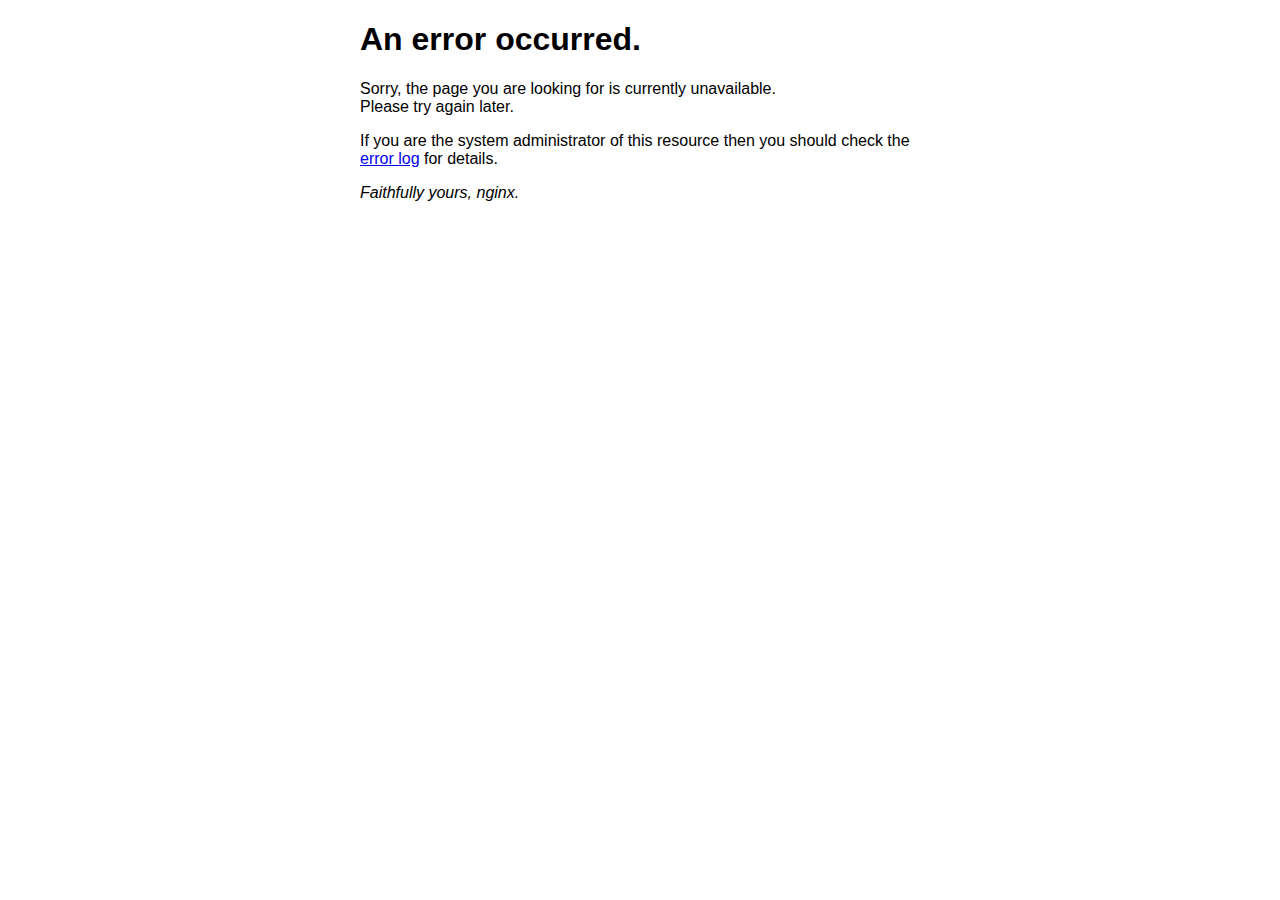
<file: 50x.html>
<!DOCTYPE html>
<html>
<head>
<title>Error</title>
<style>
    body {
        width: 35em;
        margin: 0 auto;
        font-family: Tahoma, Verdana, Arial, sans-serif;
    }
</style>
</head>
<body>
<h1>An error occurred.</h1>
<p>Sorry, the page you are looking for is currently unavailable.<br/>
Please try again later.</p>
<p>If you are the system administrator of this resource then you should check
the <a href="http://nginx.org/r/error_log">error log</a> for details.</p>
<p><em>Faithfully yours, nginx.</em></p>
</body>
</html>
</file>
